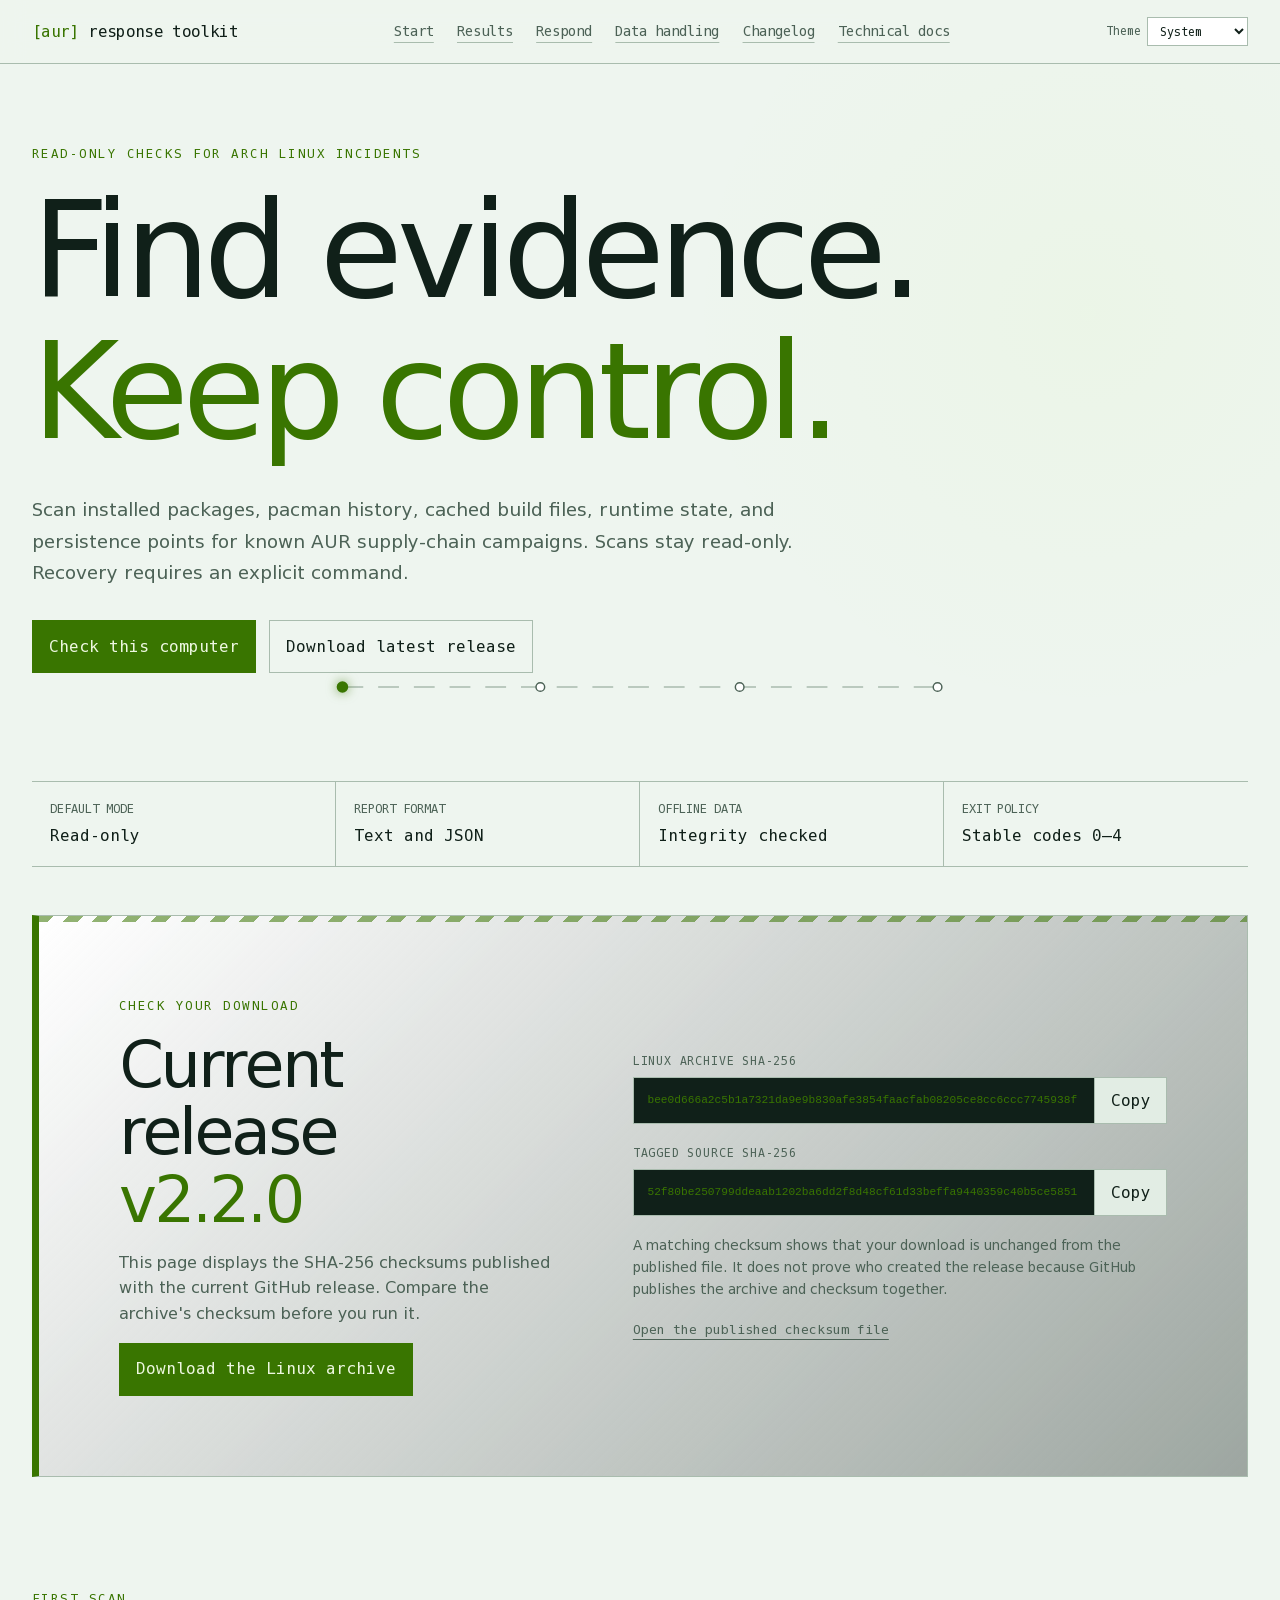
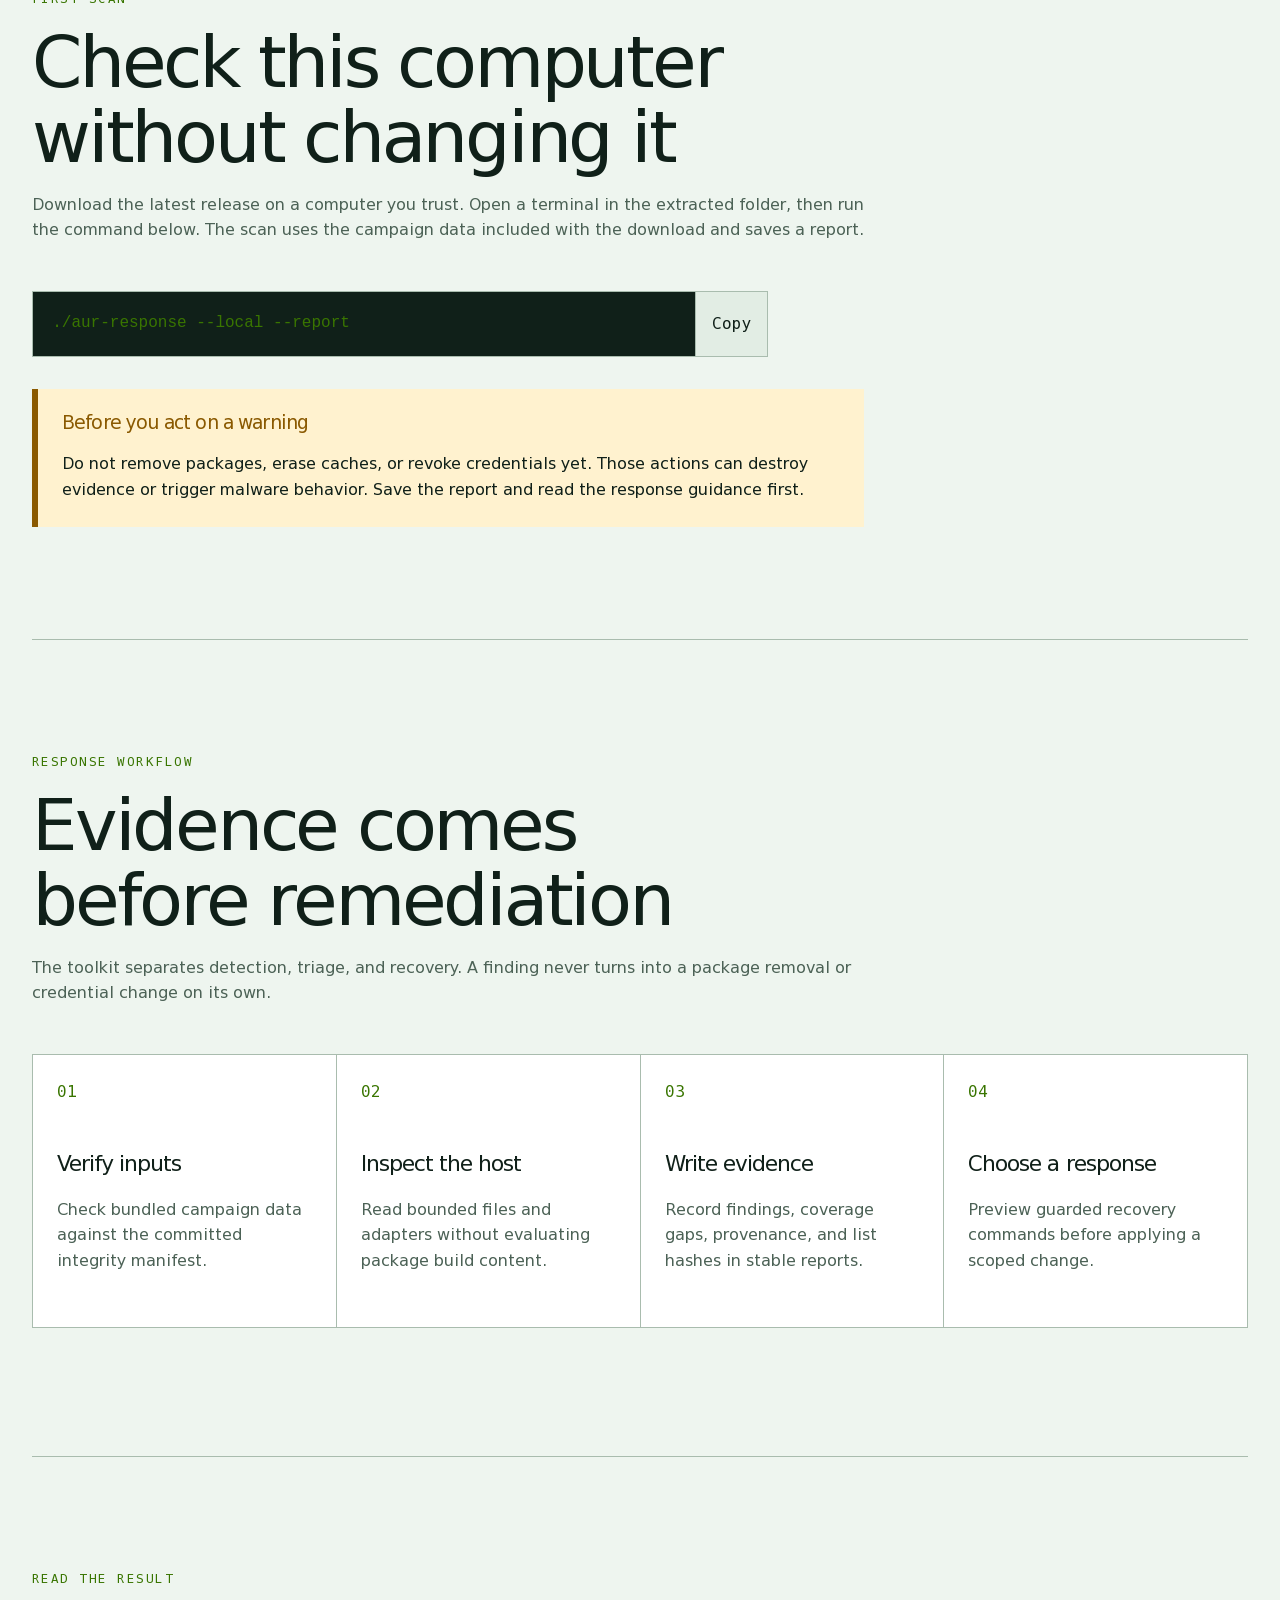
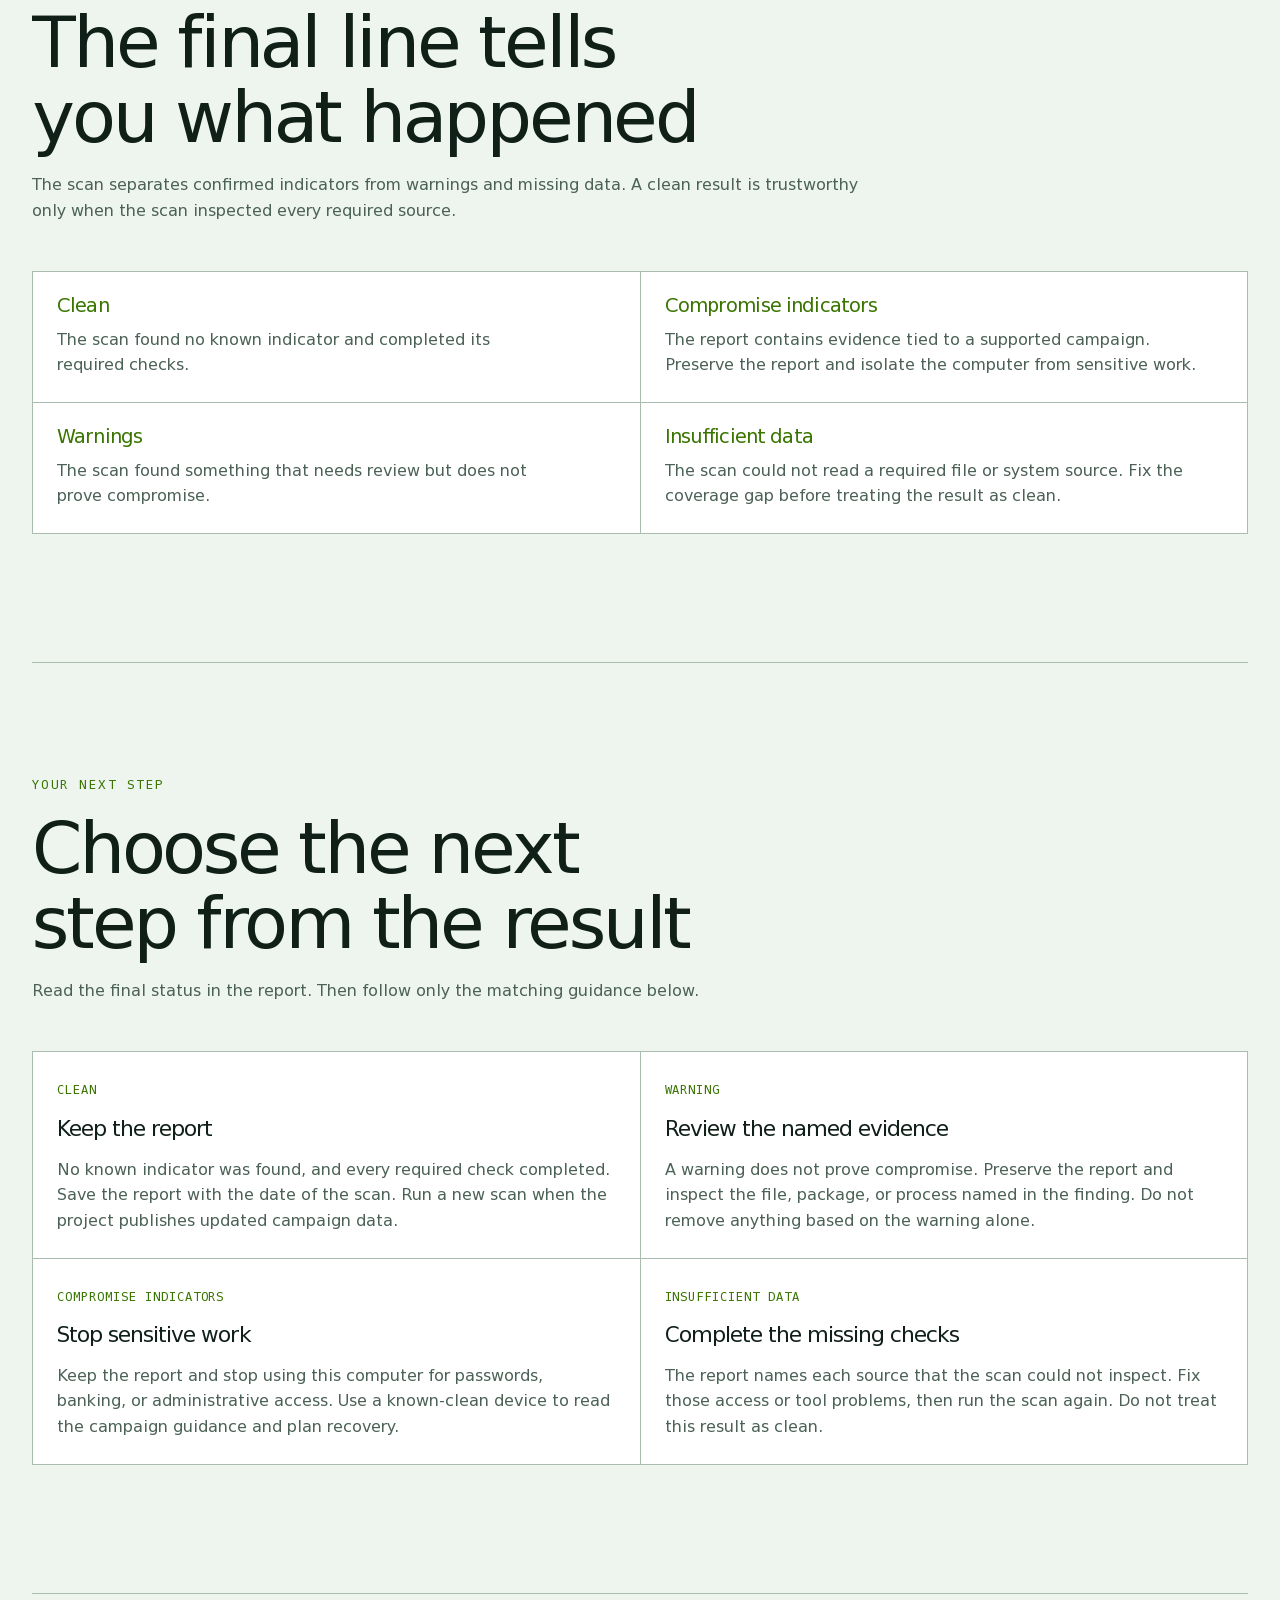
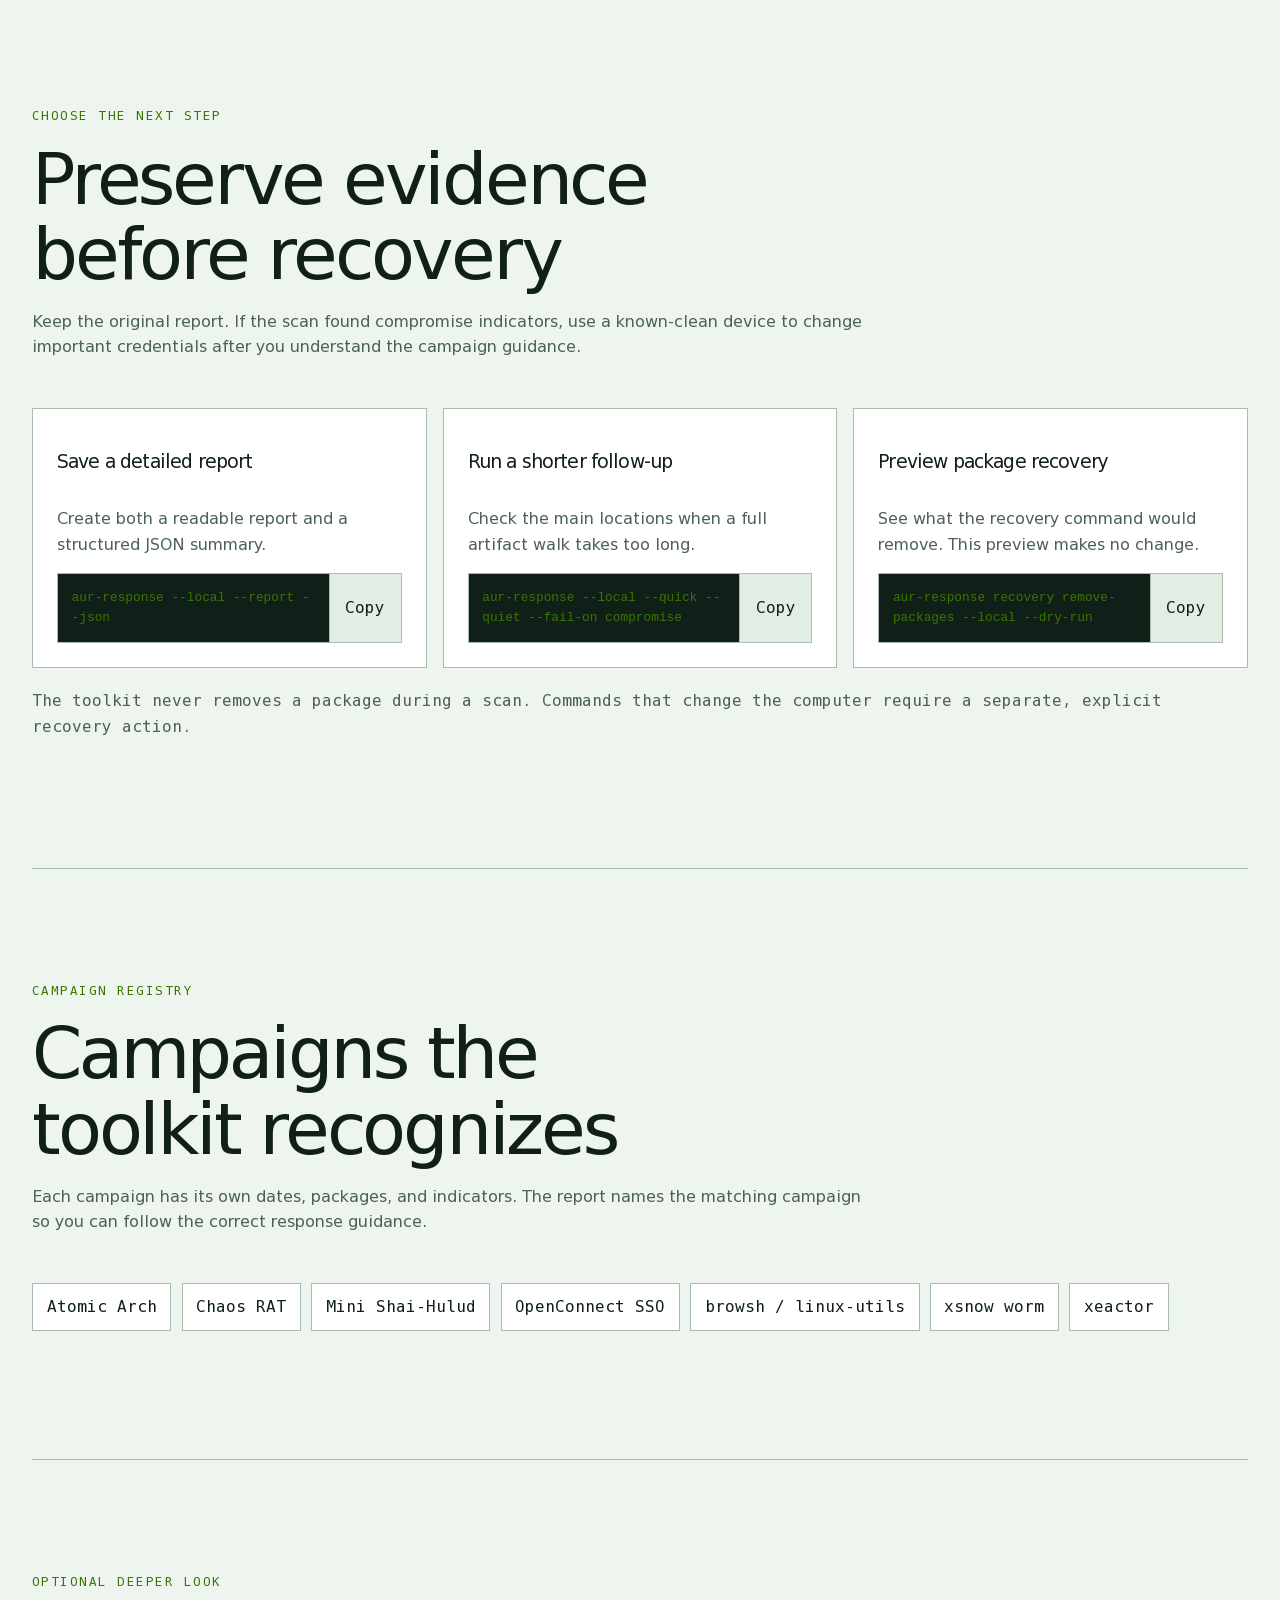
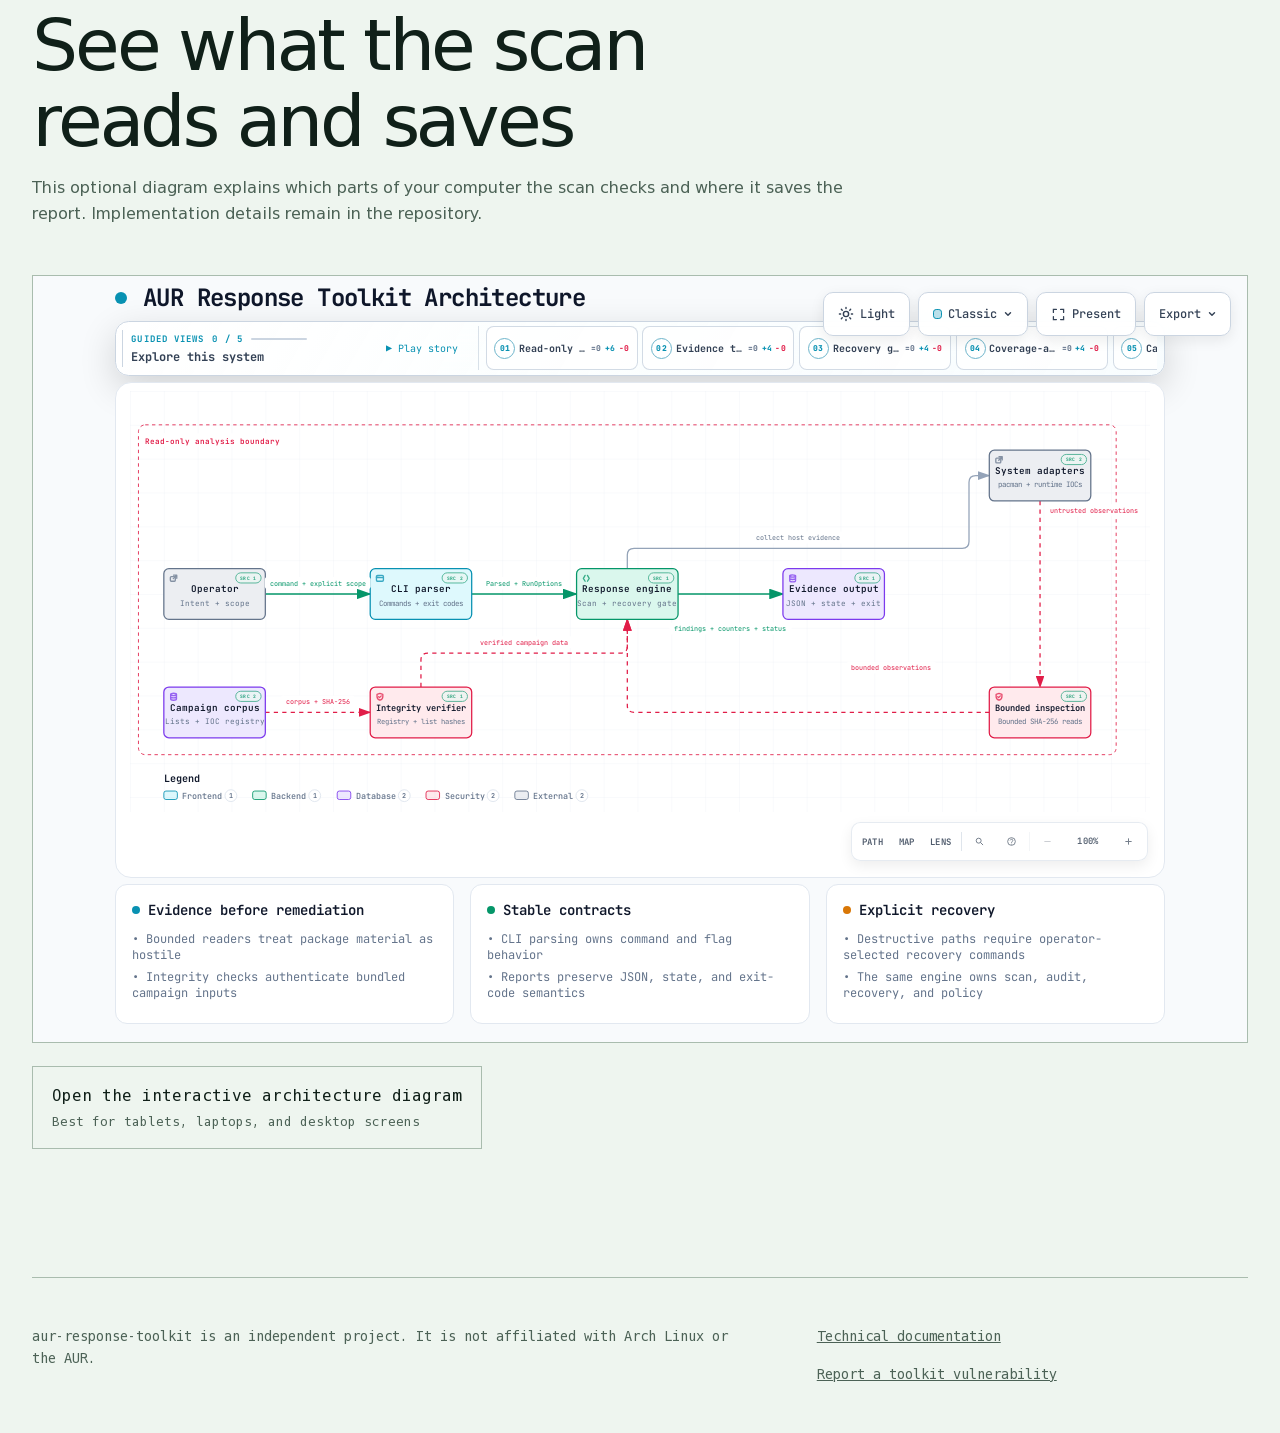
<file: index.html>
<!doctype html>
<html lang="en" data-color-mode-storage="aur-toolkit-site-color-mode">
  <head>
    <meta charset="utf-8">
    <meta name="viewport" content="width=device-width, initial-scale=1">
    <meta name="description" content="Documentation for aur-response-toolkit, a native incident-response toolkit for Arch User Repository supply-chain campaigns.">
    <meta name="theme-color" content="#07140f">
    <link rel="canonical" href="https://bolens.github.io/aur-response-toolkit/">
    <meta property="og:type" content="website">
    <meta property="og:site_name" content="AUR Response Toolkit">
    <meta property="og:url" content="https://bolens.github.io/aur-response-toolkit/">
    <meta property="og:title" content="aur-response-toolkit">
    <meta property="og:description" content="Find evidence. Keep control. Read-only incident-response tools for known AUR supply-chain campaigns.">
    <meta property="og:image" content="https://bolens.github.io/aur-response-toolkit/og.png">
    <meta property="og:image:width" content="1200">
    <meta property="og:image:height" content="630">
    <meta property="og:image:alt" content="aur-response-toolkit. Find evidence. Keep control.">
    <meta name="twitter:card" content="summary_large_image">
    <meta name="twitter:title" content="aur-response-toolkit">
    <meta name="twitter:description" content="Find evidence. Keep control. Read-only incident-response tools for known AUR supply-chain campaigns.">
    <meta name="twitter:image" content="https://bolens.github.io/aur-response-toolkit/og.png">
    <meta name="twitter:image:alt" content="aur-response-toolkit. Find evidence. Keep control.">
    <title>aur-response-toolkit</title>
    <link rel="icon" href="favicon.ico" sizes="any">
    <link rel="icon" href="favicon.png" type="image/png">
    <link rel="apple-touch-icon" href="apple-touch-icon.png">
    <link rel="manifest" href="site.webmanifest">
    <script src="theme.js"></script>
    <link rel="stylesheet" href="styles.css">
    <link rel="stylesheet" href="theme-modes.css">
    <script src="app.js" defer></script>
  </head>
  <body>
    <a class="skip-link" href="#main">Skip to main content</a>
    <div class="sr-only" id="copy-status" role="status" aria-live="polite"></div>
    <header class="site-header">
      <a class="wordmark" href="#top" aria-label="aur-response-toolkit home">
        <span aria-hidden="true">[aur]</span> response toolkit
      </a>
      <nav class="desktop-nav" aria-label="Primary navigation">
        <a href="#start">Start</a>
        <a href="#results">Results</a>
        <a href="#respond">Respond</a>
        <a href="#architecture">Data handling</a>
        <a href="changelog/">Changelog</a>
        <a href="https://github.com/bolens/aur-response-toolkit">Technical docs</a>
      </nav>
      <details class="mobile-nav">
        <summary>Menu</summary>
        <nav aria-label="Mobile navigation">
          <a href="#start">Start</a>
          <a href="#results">Results</a>
          <a href="#respond">Respond</a>
          <a href="#architecture">Data handling</a>
          <a href="changelog/">Changelog</a>
        <a href="https://github.com/bolens/aur-response-toolkit">Technical docs</a>
        </nav>
      </details>
    </header>

    <main id="main">
      <section class="hero" id="top" aria-labelledby="hero-title">
        <div class="eyebrow hero-eyebrow">Read-only checks for Arch Linux incidents</div>
        <h1 id="hero-title">Find evidence.<br><span>Keep control.</span></h1>
        <p class="lede hero-lede">Scan installed packages, pacman history, cached build files, runtime state, and persistence points for known AUR supply-chain campaigns. Scans stay read-only. Recovery requires an explicit command.</p>
        <div class="actions hero-actions">
          <a class="button primary" href="#start">Check this computer</a>
          <a class="button secondary" href="https://github.com/bolens/aur-response-toolkit/releases/latest">Download latest release</a>
        </div>
        <svg class="evidence-signal" viewBox="0 0 860 72" aria-hidden="true">
          <path class="evidence-track" d="M18 36H842" pathLength="1"/>
          <g class="evidence-stops"><circle cx="18" cy="36" r="6"/><circle cx="292" cy="36" r="6"/><circle cx="568" cy="36" r="6"/><circle cx="842" cy="36" r="6"/></g>
          <circle class="evidence-pulse" cx="18" cy="36" r="8"/>
        </svg>
        <ul class="status-strip hero-status" aria-label="Project guarantees">
          <li><span>Default mode</span><strong>Read-only</strong></li>
          <li><span>Report format</span><strong>Text and JSON</strong></li>
          <li><span>Offline data</span><strong>Integrity checked</strong></li>
          <li><span>Exit policy</span><strong>Stable codes 0–4</strong></li>
        </ul>
      </section>

      <section class="release-panel" id="release" aria-labelledby="release-title" data-release-state="ready">
        <div class="release-heading">
          <p class="eyebrow">Check your download</p>
          <h2 id="release-title">Current release <span id="release-version">v2.2.0</span></h2>
          <p>This page displays the SHA-256 checksums published with the current GitHub release. Compare the archive's checksum before you run it.</p>
          <a class="button primary" id="release-download" href="https://github.com/bolens/aur-response-toolkit/releases/download/v2.2.0/aur-response-toolkit-2.2.0-linux-x86_64.tar.gz">Download the Linux archive</a>
        </div>
        <div class="release-checks" aria-live="polite">
          <div>
            <span>Linux archive SHA-256</span>
            <div class="code-row"><code id="native-checksum" tabindex="-1">bee0d666a2c5b1a7321da9e9b830afe3854faacfab08205ce8cc6ccc7745938f</code><button class="copy" type="button" aria-label="Copy Linux archive checksum">Copy</button></div>
          </div>
          <div>
            <span>Tagged source SHA-256</span>
            <div class="code-row"><code id="source-checksum" tabindex="-1">52f80be250799ddeaab1202ba6dd2f8d48cf61d33beffa9440359c40b5ce5851</code><button class="copy" type="button" aria-label="Copy tagged source checksum">Copy</button></div>
          </div>
          <p class="checksum-note">A matching checksum shows that your download is unchanged from the published file. It does not prove who created the release because GitHub publishes the archive and checksum together.</p>
          <a id="checksum-file" href="https://github.com/bolens/aur-response-toolkit/releases/download/v2.2.0/aur-response-toolkit-2.2.0-linux-x86_64.tar.gz.sha256">Open the published checksum file</a>
        </div>
      </section>

      <section class="section start" id="start" aria-labelledby="start-title">
        <div class="section-heading">
          <p class="eyebrow">First scan</p>
          <h2 id="start-title">Check this computer without changing it</h2>
          <p>Download the latest release on a computer you trust. Open a terminal in the extracted folder, then run the command below. The scan uses the campaign data included with the download and saves a report.</p>
        </div>
        <div class="single-command">
          <div class="code-row"><code tabindex="-1">./aur-response --local --report</code><button class="copy" type="button" aria-label="Copy the first scan command">Copy</button></div>
        </div>
        <aside class="warning" aria-labelledby="before-title">
          <h3 id="before-title">Before you act on a warning</h3>
          <p>Do not remove packages, erase caches, or revoke credentials yet. Those actions can destroy evidence or trigger malware behavior. Save the report and read the response guidance first.</p>
        </aside>
      </section>

      <section class="section" id="workflow" aria-labelledby="workflow-title">
        <div class="section-heading">
          <p class="eyebrow">Response workflow</p>
          <h2 id="workflow-title">Evidence comes before remediation</h2>
          <p>The toolkit separates detection, triage, and recovery. A finding never turns into a package removal or credential change on its own.</p>
        </div>
        <ol class="steps">
          <li><span>01</span><h3>Verify inputs</h3><p>Check bundled campaign data against the committed integrity manifest.</p></li>
          <li><span>02</span><h3>Inspect the host</h3><p>Read bounded files and adapters without evaluating package build content.</p></li>
          <li><span>03</span><h3>Write evidence</h3><p>Record findings, coverage gaps, provenance, and list hashes in stable reports.</p></li>
          <li><span>04</span><h3>Choose a response</h3><p>Preview guarded recovery commands before applying a scoped change.</p></li>
        </ol>
      </section>

      <section class="section results" id="results" aria-labelledby="results-title">
        <div class="section-heading">
          <p class="eyebrow">Read the result</p>
          <h2 id="results-title">The final line tells you what happened</h2>
          <p>The scan separates confirmed indicators from warnings and missing data. A clean result is trustworthy only when the scan inspected every required source.</p>
        </div>
        <ul class="result-list">
          <li><h3>Clean</h3><p>The scan found no known indicator and completed its required checks.</p></li>
          <li><h3>Compromise indicators</h3><p>The report contains evidence tied to a supported campaign. Preserve the report and isolate the computer from sensitive work.</p></li>
          <li><h3>Warnings</h3><p>The scan found something that needs review but does not prove compromise.</p></li>
          <li><h3>Insufficient data</h3><p>The scan could not read a required file or system source. Fix the coverage gap before treating the result as clean.</p></li>
        </ul>
      </section>

      <section class="section decision" id="next-step" aria-labelledby="next-step-title">
        <div class="section-heading">
          <p class="eyebrow">Your next step</p>
          <h2 id="next-step-title">Choose the next step from the result</h2>
          <p>Read the final status in the report. Then follow only the matching guidance below.</p>
        </div>
        <ol class="decision-list">
          <li>
            <span>Clean</span>
            <h3>Keep the report</h3>
            <p>No known indicator was found, and every required check completed. Save the report with the date of the scan. Run a new scan when the project publishes updated campaign data.</p>
          </li>
          <li>
            <span>Warning</span>
            <h3>Review the named evidence</h3>
            <p>A warning does not prove compromise. Preserve the report and inspect the file, package, or process named in the finding. Do not remove anything based on the warning alone.</p>
          </li>
          <li>
            <span>Compromise indicators</span>
            <h3>Stop sensitive work</h3>
            <p>Keep the report and stop using this computer for passwords, banking, or administrative access. Use a known-clean device to read the campaign guidance and plan recovery.</p>
          </li>
          <li>
            <span>Insufficient data</span>
            <h3>Complete the missing checks</h3>
            <p>The report names each source that the scan could not inspect. Fix those access or tool problems, then run the scan again. Do not treat this result as clean.</p>
          </li>
        </ol>
      </section>

      <section class="section command-section" id="respond" aria-labelledby="commands-title">
        <div class="section-heading">
          <p class="eyebrow">Choose the next step</p>
          <h2 id="commands-title">Preserve evidence before recovery</h2>
          <p>Keep the original report. If the scan found compromise indicators, use a known-clean device to change important credentials after you understand the campaign guidance.</p>
        </div>
        <div class="command-grid">
          <article>
            <h3>Save a detailed report</h3>
            <p>Create both a readable report and a structured JSON summary.</p>
            <div class="code-row"><code tabindex="-1">aur-response --local --report --json</code><button class="copy" type="button" aria-label="Copy offline host scan command">Copy</button></div>
          </article>
          <article>
            <h3>Run a shorter follow-up</h3>
            <p>Check the main locations when a full artifact walk takes too long.</p>
            <div class="code-row"><code tabindex="-1">aur-response --local --quick --quiet --fail-on compromise</code><button class="copy" type="button" aria-label="Copy automated check command">Copy</button></div>
          </article>
          <article>
            <h3>Preview package recovery</h3>
            <p>See what the recovery command would remove. This preview makes no change.</p>
            <div class="code-row"><code tabindex="-1">aur-response recovery remove-packages --local --dry-run</code><button class="copy" type="button" aria-label="Copy recovery preview command">Copy</button></div>
          </article>
        </div>
        <p class="note">The toolkit never removes a package during a scan. Commands that change the computer require a separate, explicit recovery action.</p>
      </section>

      <section class="section campaigns" aria-labelledby="campaigns-title">
        <div class="section-heading">
          <p class="eyebrow">Campaign registry</p>
          <h2 id="campaigns-title">Campaigns the toolkit recognizes</h2>
          <p>Each campaign has its own dates, packages, and indicators. The report names the matching campaign so you can follow the correct response guidance.</p>
        </div>
        <ul class="tag-list" aria-label="Supported campaigns">
          <li>Atomic Arch</li><li>Chaos RAT</li><li>Mini Shai-Hulud</li><li>OpenConnect SSO</li><li>browsh / linux-utils</li><li>xsnow worm</li><li>xeactor</li>
        </ul>
      </section>

      <section class="section architecture" id="architecture" aria-labelledby="architecture-title">
        <div class="section-heading">
          <p class="eyebrow">Optional deeper look</p>
          <h2 id="architecture-title">See what the scan reads and saves</h2>
          <p>This optional diagram explains which parts of your computer the scan checks and where it saves the report. Implementation details remain in the repository.</p>
        </div>
        <iframe src="architecture.html" title="Interactive architecture diagram for aur-response-toolkit" loading="lazy"></iframe>
        <p class="diagram-link"><a href="architecture.html"><strong>Open the interactive architecture diagram</strong><span>Best for tablets, laptops, and desktop screens</span></a></p>
      </section>
    </main>

    <footer>
      <p>aur-response-toolkit is an independent project. It is not affiliated with Arch Linux or the AUR.</p>
      <div class="footer-links"><a href="https://github.com/bolens/aur-response-toolkit">Technical documentation</a><a href="https://github.com/bolens/aur-response-toolkit/blob/main/SECURITY.md">Report a toolkit vulnerability</a></div>
    </footer>
  </body>
</html>
</file>
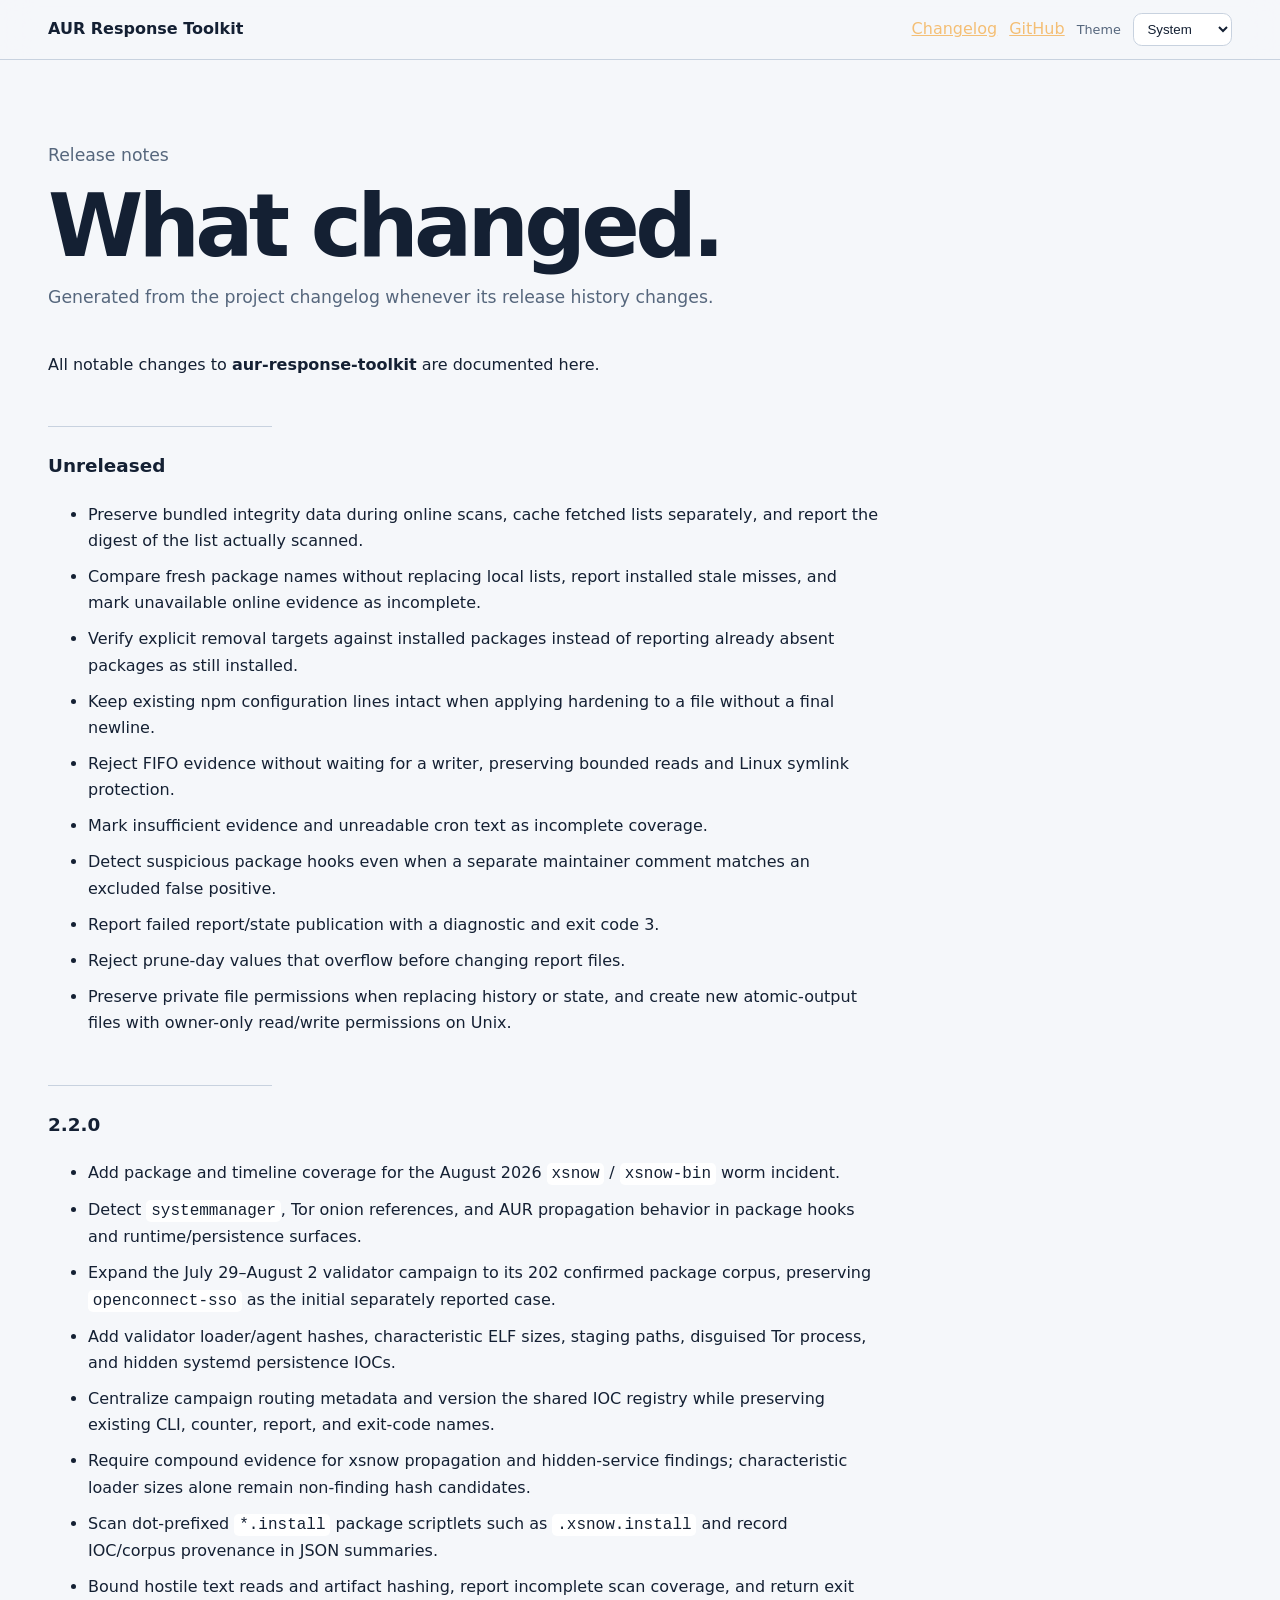
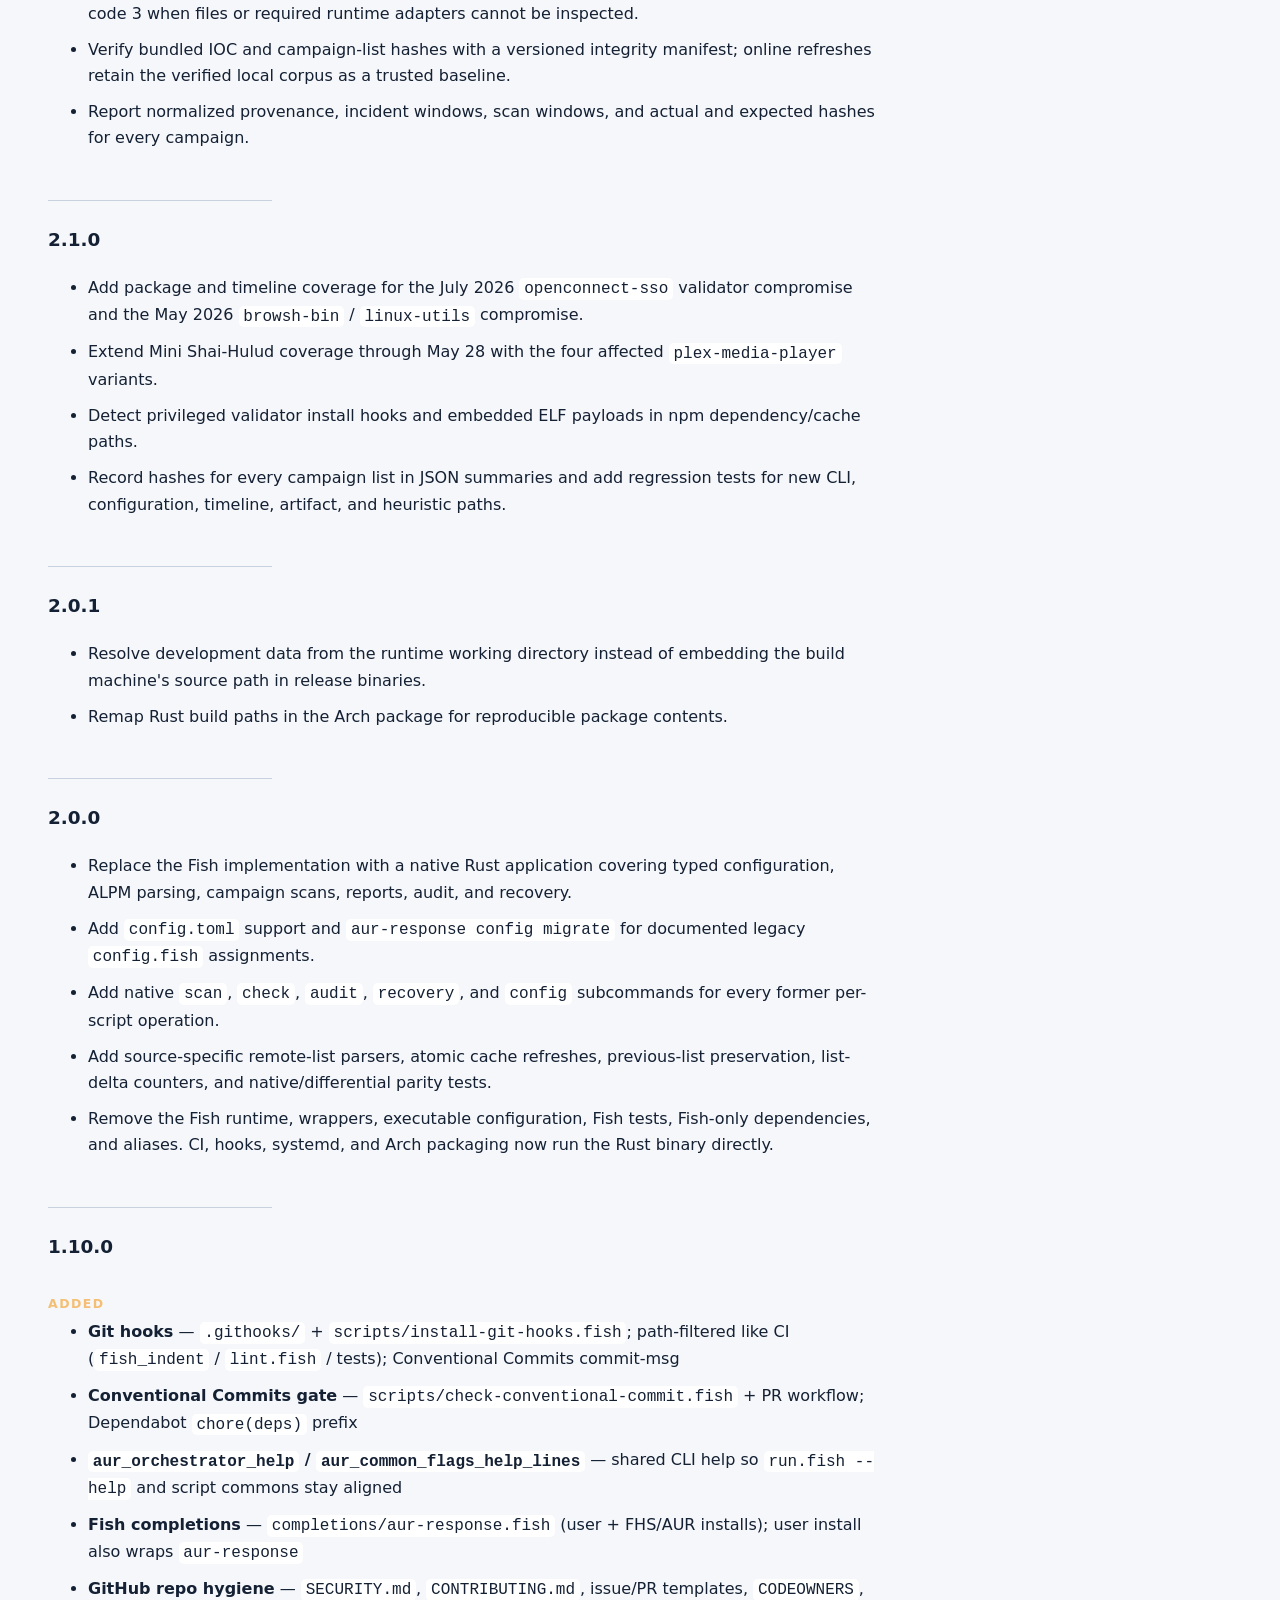
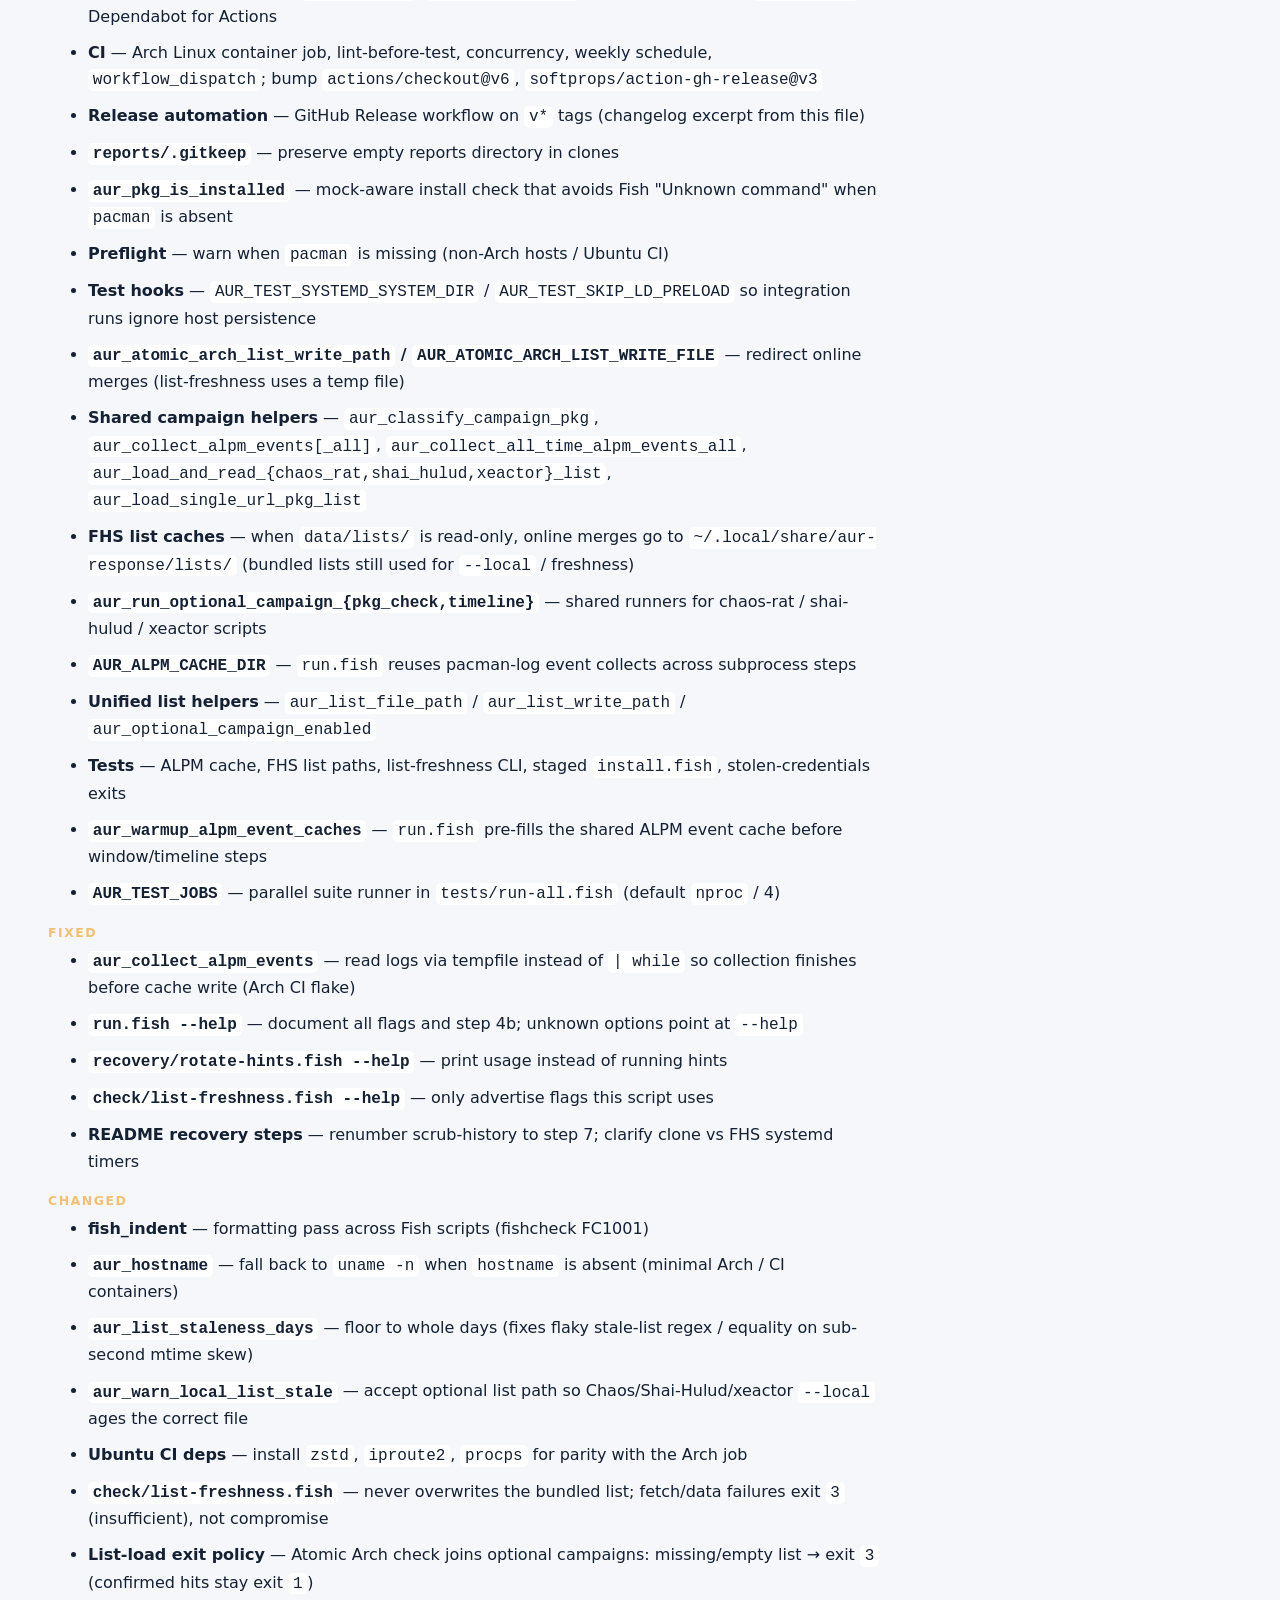
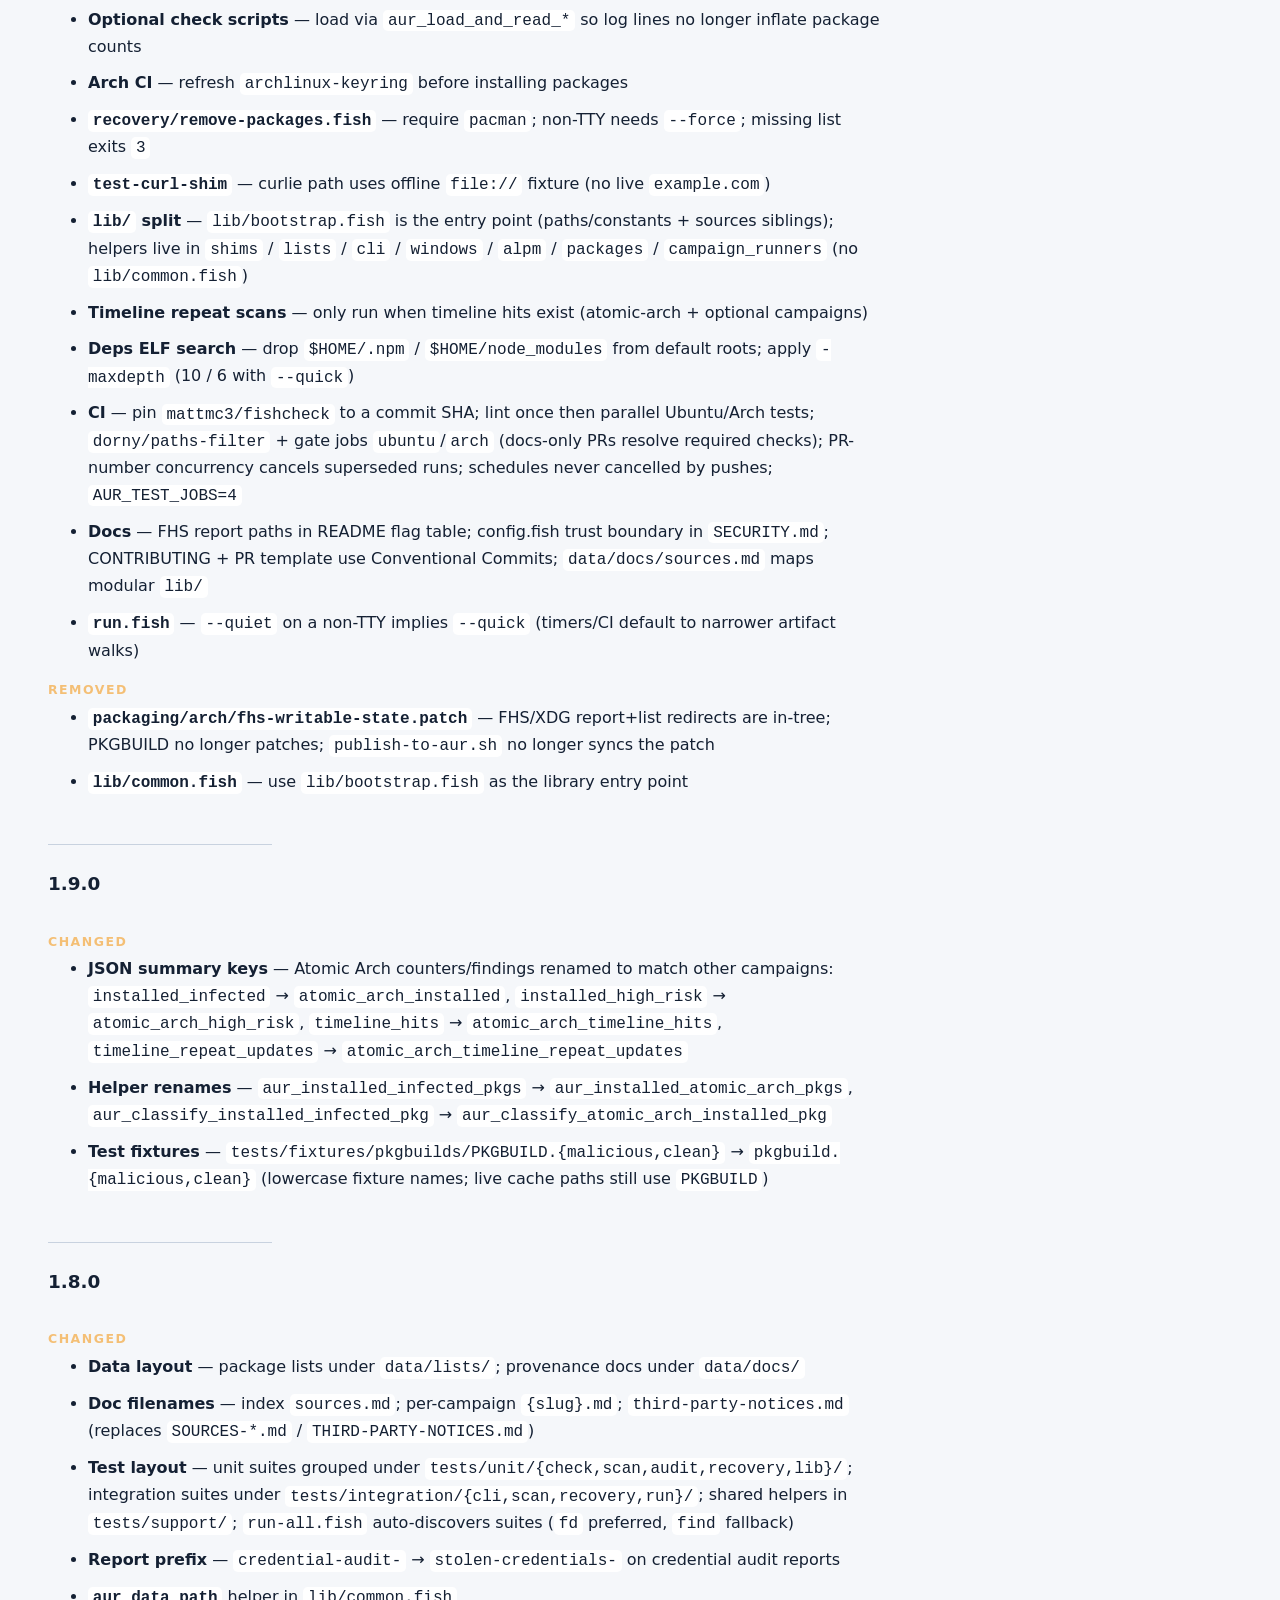
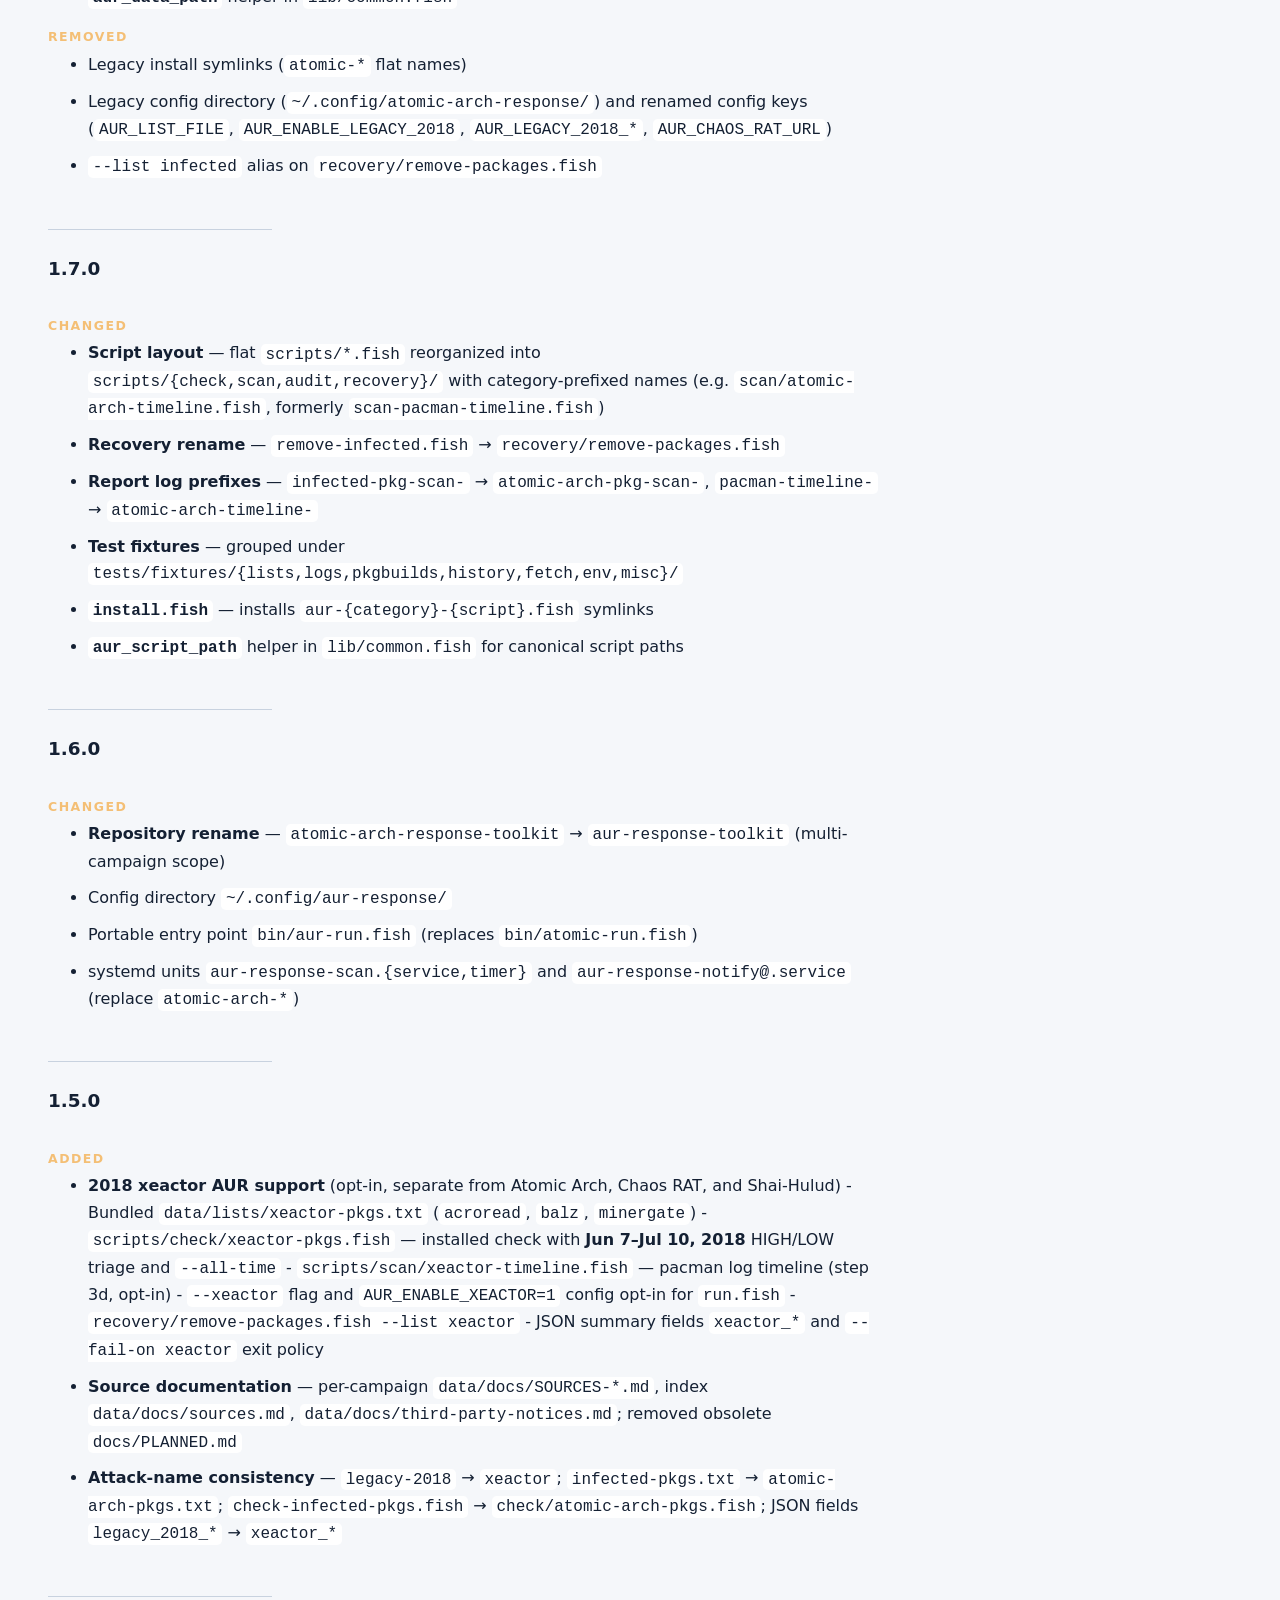
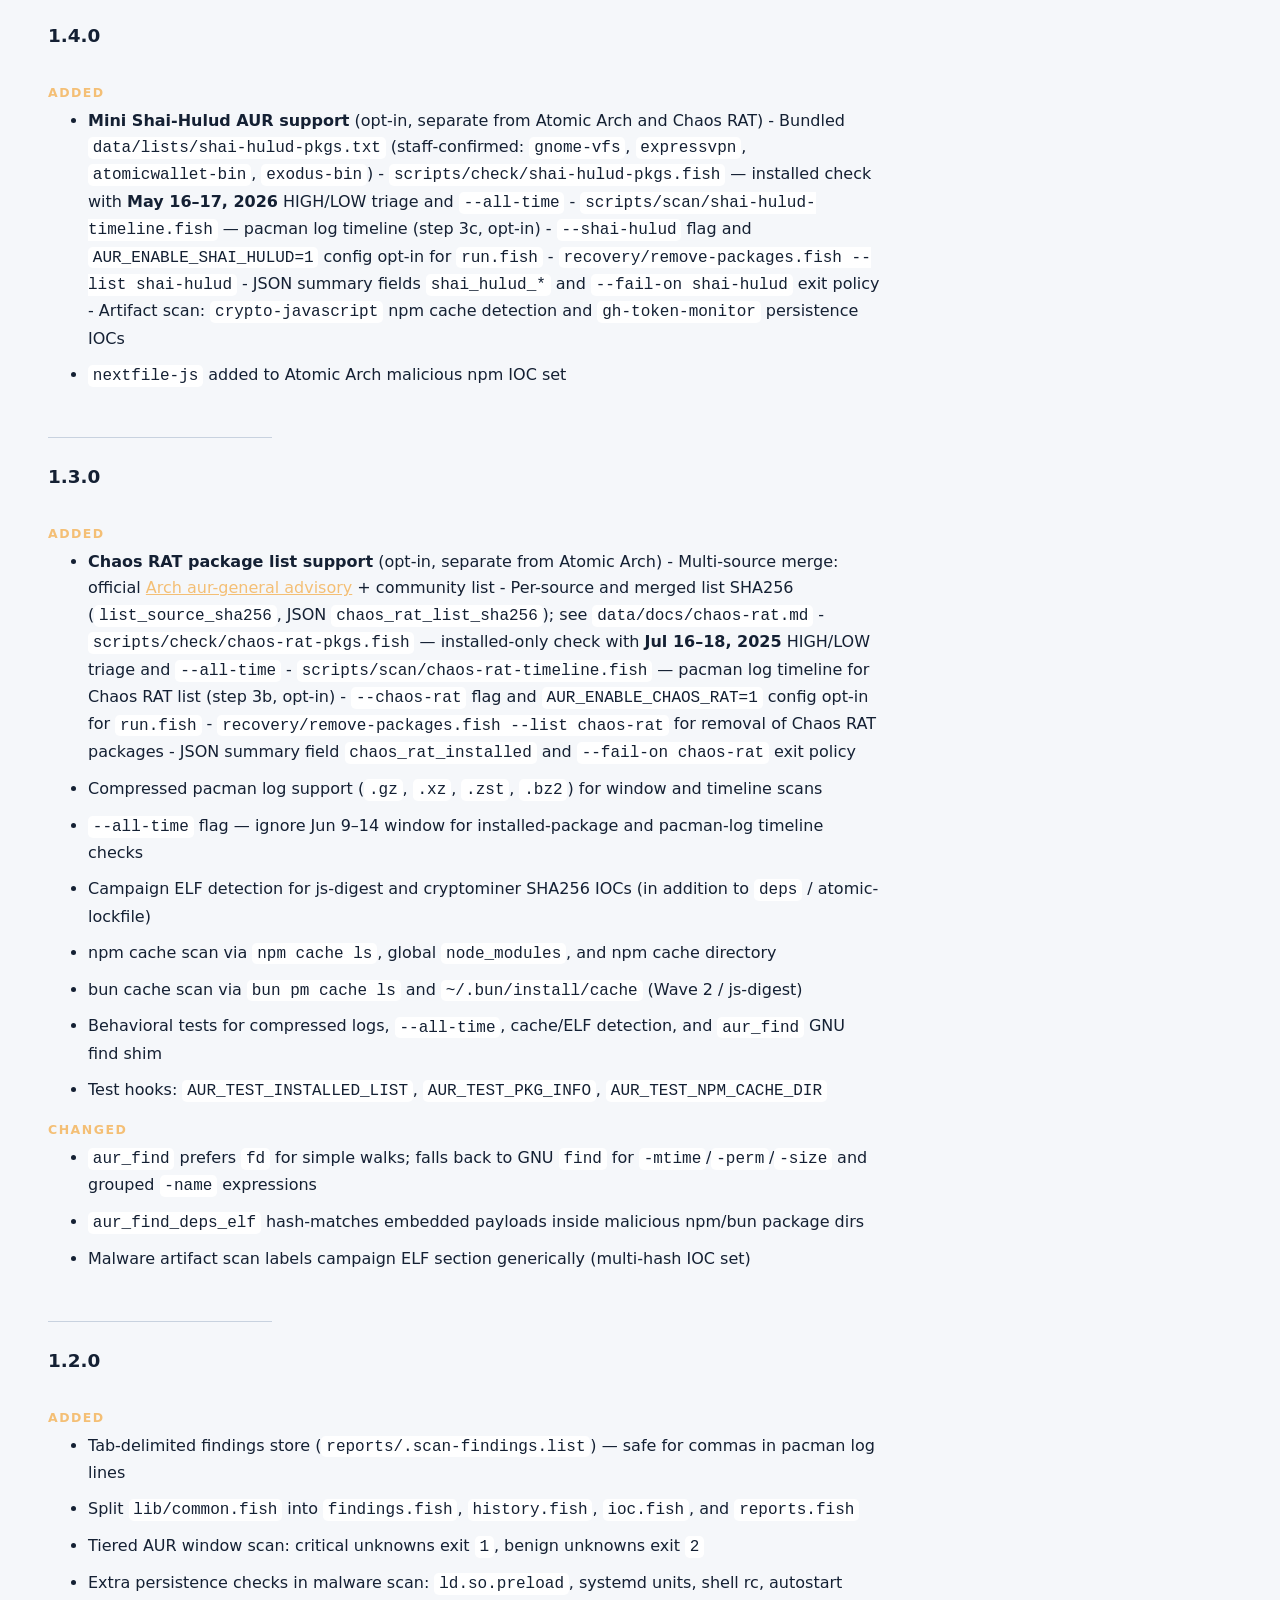
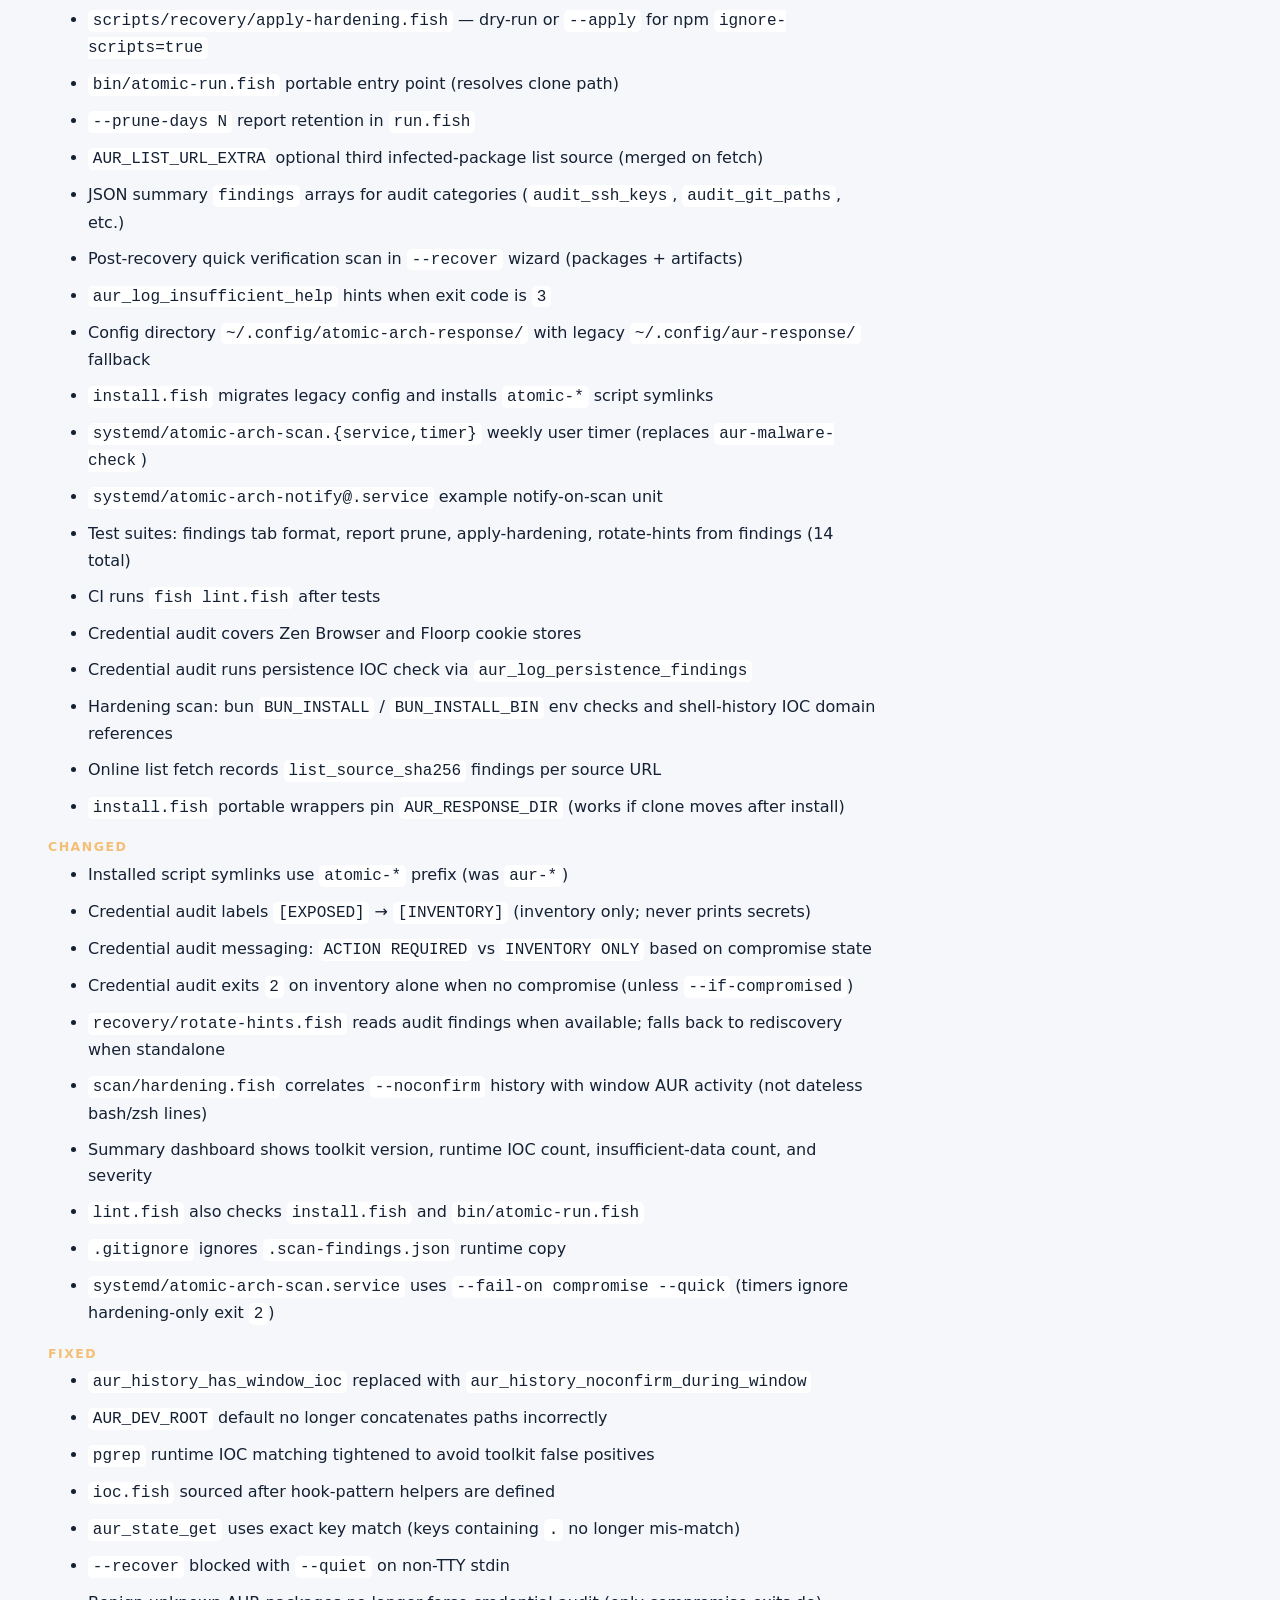
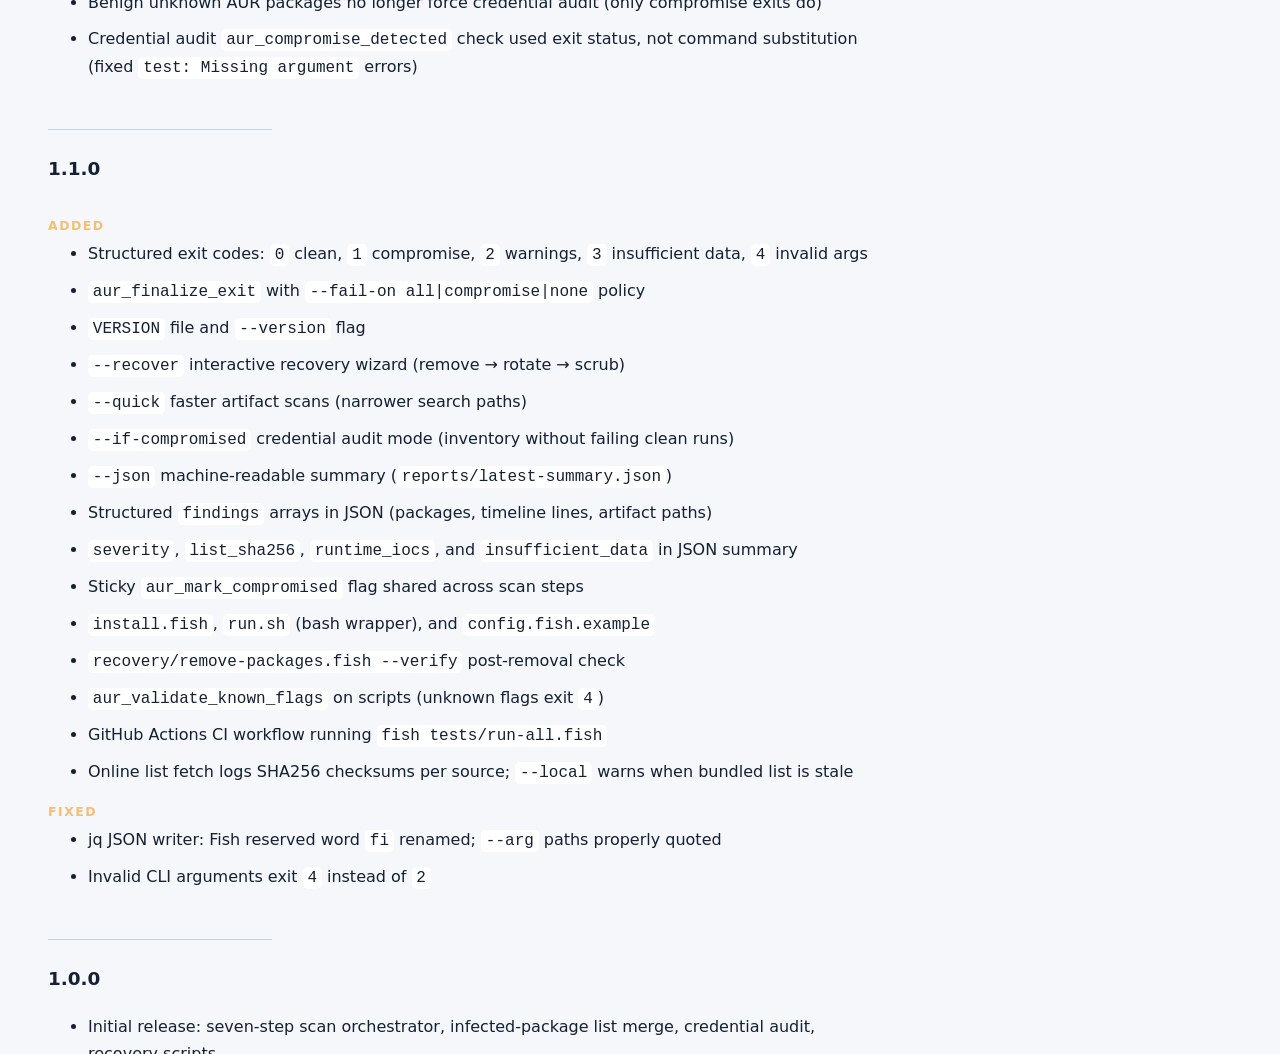
<file: changelog/index.html>
<!doctype html><html lang="en" data-changelog-mode="system" data-color-mode-storage="aur-response-toolkit-changelog-mode"><head><meta charset="utf-8"><meta name="viewport" content="width=device-width,initial-scale=1"><meta name="color-scheme" content="dark light"><meta name="theme-color" content="#09111d"><title>Changelog · AUR Response Toolkit</title><meta name="description" content="Release history for AUR Response Toolkit."><link rel="canonical" href="https://bolens.github.io/aur-response-toolkit/changelog/"><meta property="og:type" content="website"><meta property="og:title" content="Changelog · AUR Response Toolkit"><meta property="og:description" content="Release history for AUR Response Toolkit."><meta property="og:url" content="https://bolens.github.io/aur-response-toolkit/changelog/"><meta property="og:site_name" content="AUR Response Toolkit"><meta property="og:image" content="https://bolens.github.io/aur-response-toolkit/og.png"><meta property="og:image:width" content="1200"><meta property="og:image:height" content="630"><meta property="og:image:alt" content="AUR Response Toolkit release history"><meta name="twitter:card" content="summary_large_image"><meta name="twitter:title" content="Changelog · AUR Response Toolkit"><meta name="twitter:description" content="Release history for AUR Response Toolkit."><meta name="twitter:image" content="https://bolens.github.io/aur-response-toolkit/og.png"><meta name="twitter:image:alt" content="AUR Response Toolkit release history"><link rel="icon" href="../favicon.png"><script>(()=>{const r=document.documentElement,k='aur-response-toolkit-changelog-mode',q=s=>typeof matchMedia==='function'?matchMedia(s):{matches:false},l=q('(prefers-color-scheme: light)'),d=q('(prefers-color-scheme: dark)');let m;try{m=localStorage.getItem(k)}catch{}if(!['system','time','light','dark'].includes(m))m='system';const x=()=>m==='time'?(new Date().getHours()>=7&&new Date().getHours()<19?'light':'dark'):m==='light'||m==='dark'?m:l.matches?'light':d.matches?'dark':'dark';const apply=()=>{r.dataset.changelogMode=m;r.dataset.changelogScheme=x()};apply();addEventListener('DOMContentLoaded',()=>{const s=document.querySelector('[data-mode]');s.value=m;s.addEventListener('change',()=>{m=s.value;try{localStorage.setItem(k,m)}catch{}apply()})});l.addEventListener?.('change',apply);d.addEventListener?.('change',apply);setInterval(()=>{if(m==='time')apply()},60000)})()</script><style>
:root{--accent:#f4bf75;--bg:#09111d;--panel:#111d2d;--ink:#edf5ff;--muted:#9fb0c5;--line:#2a3c53;color-scheme:dark}[data-changelog-scheme=light]{--bg:#f5f7fa;--panel:#fff;--ink:#142033;--muted:#56677d;--line:#c8d2df;color-scheme:light}*{box-sizing:border-box}body{margin:0;background:var(--bg);color:var(--ink);font:16px/1.65 ui-sans-serif,system-ui,sans-serif}a{color:var(--accent)}header{position:sticky;top:0;z-index:2;display:flex;align-items:center;justify-content:space-between;gap:1rem;padding:.8rem max(1rem,calc((100vw - 74rem)/2));border-bottom:1px solid var(--line);background:color-mix(in srgb,var(--bg) 90%,transparent);backdrop-filter:blur(16px)}header>a{font-weight:800;text-decoration:none;color:var(--ink)}nav,label{display:flex;align-items:center;gap:.75rem}label{color:var(--muted);font-size:.8rem}select{max-width:9rem;padding:.45rem .6rem;border:1px solid var(--line);border-radius:.55rem;background:var(--panel);color:var(--ink)}main{width:min(74rem,calc(100% - 2rem));margin:auto;padding:clamp(2rem,6vw,5rem) 0}.intro{max-width:46rem;margin-bottom:2.5rem}h1{font-size:clamp(2.4rem,7vw,5.4rem);line-height:.95;letter-spacing:-.055em;margin:.2rem 0 1rem}.intro p{color:var(--muted);font-size:1.08rem}h2{display:inline-block;min-width:14rem;margin:2rem 2rem 1rem 0;padding-top:1.5rem;border-top:1px solid var(--line);font-size:1.15rem}h3{margin:1rem 0 .25rem;color:var(--accent);font-size:.78rem;text-transform:uppercase;letter-spacing:.12em}p,ul{max-width:52rem;overflow-wrap:anywhere;margin:.25rem 0 1rem}li+li{margin-top:.6rem}code{padding:.12rem .3rem;border-radius:.3rem;background:var(--panel)}footer{padding:2rem;text-align:center;color:var(--muted);border-top:1px solid var(--line)}@media(max-width:700px){header{align-items:flex-start;flex-wrap:wrap}nav{flex-wrap:wrap}label span{position:absolute;width:1px;height:1px;overflow:hidden}}
</style></head><body><header><a href="../">AUR Response Toolkit</a><nav><a aria-current="page" href="./">Changelog</a><a href="https://github.com/bolens/aur-response-toolkit">GitHub</a><label><span>Theme</span><select data-mode aria-label="Color theme"><option value="system">System</option><option value="time">Day cycle</option><option value="light">Light</option><option value="dark">Dark</option></select></label></nav></header><main><div class="intro"><p>Release notes</p><h1>What changed.</h1><p>Generated from the project changelog whenever its release history changes.</p></div><p>All notable changes to <strong>aur-response-toolkit</strong> are documented here.</p>
<h2 id="unreleased">Unreleased</h2>
<ul>
<li>Preserve bundled integrity data during online scans, cache fetched lists separately, and report the digest of the list actually scanned.</li>
<li>Compare fresh package names without replacing local lists, report installed stale misses, and mark unavailable online evidence as incomplete.</li>
<li>Verify explicit removal targets against installed packages instead of reporting already absent packages as still installed.</li>
<li>Keep existing npm configuration lines intact when applying hardening to a file without a final newline.</li>
<li>Reject FIFO evidence without waiting for a writer, preserving bounded reads and Linux symlink protection.</li>
<li>Mark insufficient evidence and unreadable cron text as incomplete coverage.</li>
<li>Detect suspicious package hooks even when a separate maintainer comment matches an excluded false positive.</li>
<li>Report failed report/state publication with a diagnostic and exit code 3.</li>
<li>Reject prune-day values that overflow before changing report files.</li>
<li>Preserve private file permissions when replacing history or state, and create new atomic-output files with owner-only read/write permissions on Unix.</li>
</ul>
<h2 id="2-2-0">2.2.0</h2>
<ul>
<li>Add package and timeline coverage for the August 2026 <code>xsnow</code> / <code>xsnow-bin</code> worm incident.</li>
<li>Detect <code>systemmanager</code>, Tor onion references, and AUR propagation behavior in package hooks and runtime/persistence surfaces.</li>
<li>Expand the July 29–August 2 validator campaign to its 202 confirmed package corpus, preserving <code>openconnect-sso</code> as the initial separately reported case.</li>
<li>Add validator loader/agent hashes, characteristic ELF sizes, staging paths, disguised Tor process, and hidden systemd persistence IOCs.</li>
<li>Centralize campaign routing metadata and version the shared IOC registry while preserving existing CLI, counter, report, and exit-code names.</li>
<li>Require compound evidence for xsnow propagation and hidden-service findings; characteristic loader sizes alone remain non-finding hash candidates.</li>
<li>Scan dot-prefixed <code>*.install</code> package scriptlets such as <code>.xsnow.install</code> and record IOC/corpus provenance in JSON summaries.</li>
<li>Bound hostile text reads and artifact hashing, report incomplete scan coverage, and return exit code 3 when files or required runtime adapters cannot be inspected.</li>
<li>Verify bundled IOC and campaign-list hashes with a versioned integrity manifest; online refreshes retain the verified local corpus as a trusted baseline.</li>
<li>Report normalized provenance, incident windows, scan windows, and actual and expected hashes for every campaign.</li>
</ul>
<h2 id="2-1-0">2.1.0</h2>
<ul>
<li>Add package and timeline coverage for the July 2026 <code>openconnect-sso</code> validator compromise and the May 2026 <code>browsh-bin</code> / <code>linux-utils</code> compromise.</li>
<li>Extend Mini Shai-Hulud coverage through May 28 with the four affected <code>plex-media-player</code> variants.</li>
<li>Detect privileged validator install hooks and embedded ELF payloads in npm dependency/cache paths.</li>
<li>Record hashes for every campaign list in JSON summaries and add regression tests for new CLI, configuration, timeline, artifact, and heuristic paths.</li>
</ul>
<h2 id="2-0-1">2.0.1</h2>
<ul>
<li>Resolve development data from the runtime working directory instead of embedding the build machine&#x27;s source path in release binaries.</li>
<li>Remap Rust build paths in the Arch package for reproducible package contents.</li>
</ul>
<h2 id="2-0-0">2.0.0</h2>
<ul>
<li>Replace the Fish implementation with a native Rust application covering typed configuration, ALPM parsing, campaign scans, reports, audit, and recovery.</li>
<li>Add <code>config.toml</code> support and <code>aur-response config migrate</code> for documented legacy <code>config.fish</code> assignments.</li>
<li>Add native <code>scan</code>, <code>check</code>, <code>audit</code>, <code>recovery</code>, and <code>config</code> subcommands for every former per-script operation.</li>
<li>Add source-specific remote-list parsers, atomic cache refreshes, previous-list preservation, list-delta counters, and native/differential parity tests.</li>
<li>Remove the Fish runtime, wrappers, executable configuration, Fish tests, Fish-only dependencies, and aliases. CI, hooks, systemd, and Arch packaging now run the Rust binary directly.</li>
</ul>
<h2 id="1-10-0">1.10.0</h2>
<h3>Added</h3>
<ul>
<li><strong>Git hooks</strong> — <code>.githooks/</code> + <code>scripts/install-git-hooks.fish</code>; path-filtered like CI (<code>fish_indent</code> / <code>lint.fish</code> / tests); Conventional Commits commit-msg</li>
<li><strong>Conventional Commits gate</strong> — <code>scripts/check-conventional-commit.fish</code> + PR workflow; Dependabot <code>chore(deps)</code> prefix</li>
<li><strong><code>aur_orchestrator_help</code> / <code>aur_common_flags_help_lines</code></strong> — shared CLI help so <code>run.fish --help</code> and script commons stay aligned</li>
<li><strong>Fish completions</strong> — <code>completions/aur-response.fish</code> (user + FHS/AUR installs); user install also wraps <code>aur-response</code></li>
<li><strong>GitHub repo hygiene</strong> — <code>SECURITY.md</code>, <code>CONTRIBUTING.md</code>, issue/PR templates, <code>CODEOWNERS</code>, Dependabot for Actions</li>
<li><strong>CI</strong> — Arch Linux container job, lint-before-test, concurrency, weekly schedule, <code>workflow_dispatch</code>; bump <code>actions/checkout@v6</code>, <code>softprops/action-gh-release@v3</code></li>
<li><strong>Release automation</strong> — GitHub Release workflow on <code>v*</code> tags (changelog excerpt from this file)</li>
<li><strong><code>reports/.gitkeep</code></strong> — preserve empty reports directory in clones</li>
<li><strong><code>aur_pkg_is_installed</code></strong> — mock-aware install check that avoids Fish &quot;Unknown command&quot; when <code>pacman</code> is absent</li>
<li><strong>Preflight</strong> — warn when <code>pacman</code> is missing (non-Arch hosts / Ubuntu CI)</li>
<li><strong>Test hooks</strong> — <code>AUR_TEST_SYSTEMD_SYSTEM_DIR</code> / <code>AUR_TEST_SKIP_LD_PRELOAD</code> so integration runs ignore host persistence</li>
<li><strong><code>aur_atomic_arch_list_write_path</code> / <code>AUR_ATOMIC_ARCH_LIST_WRITE_FILE</code></strong> — redirect online merges (list-freshness uses a temp file)</li>
<li><strong>Shared campaign helpers</strong> — <code>aur_classify_campaign_pkg</code>, <code>aur_collect_alpm_events[_all]</code>, <code>aur_collect_all_time_alpm_events_all</code>, <code>aur_load_and_read_{chaos_rat,shai_hulud,xeactor}_list</code>, <code>aur_load_single_url_pkg_list</code></li>
<li><strong>FHS list caches</strong> — when <code>data/lists/</code> is read-only, online merges go to <code>~/.local/share/aur-response/lists/</code> (bundled lists still used for <code>--local</code> / freshness)</li>
<li><strong><code>aur_run_optional_campaign_{pkg_check,timeline}</code></strong> — shared runners for chaos-rat / shai-hulud / xeactor scripts</li>
<li><strong><code>AUR_ALPM_CACHE_DIR</code></strong> — <code>run.fish</code> reuses pacman-log event collects across subprocess steps</li>
<li><strong>Unified list helpers</strong> — <code>aur_list_file_path</code> / <code>aur_list_write_path</code> / <code>aur_optional_campaign_enabled</code></li>
<li><strong>Tests</strong> — ALPM cache, FHS list paths, list-freshness CLI, staged <code>install.fish</code>, stolen-credentials exits</li>
<li><strong><code>aur_warmup_alpm_event_caches</code></strong> — <code>run.fish</code> pre-fills the shared ALPM event cache before window/timeline steps</li>
<li><strong><code>AUR_TEST_JOBS</code></strong> — parallel suite runner in <code>tests/run-all.fish</code> (default <code>nproc</code> / 4)</li>
</ul>
<h3>Fixed</h3>
<ul>
<li><strong><code>aur_collect_alpm_events</code></strong> — read logs via tempfile instead of <code>| while</code> so collection finishes before cache write (Arch CI flake)</li>
<li><strong><code>run.fish --help</code></strong> — document all flags and step 4b; unknown options point at <code>--help</code></li>
<li><strong><code>recovery/rotate-hints.fish --help</code></strong> — print usage instead of running hints</li>
<li><strong><code>check/list-freshness.fish --help</code></strong> — only advertise flags this script uses</li>
<li><strong>README recovery steps</strong> — renumber scrub-history to step 7; clarify clone vs FHS systemd timers</li>
</ul>
<h3>Changed</h3>
<ul>
<li><strong>fish_indent</strong> — formatting pass across Fish scripts (fishcheck FC1001)</li>
<li><strong><code>aur_hostname</code></strong> — fall back to <code>uname -n</code> when <code>hostname</code> is absent (minimal Arch / CI containers)</li>
<li><strong><code>aur_list_staleness_days</code></strong> — floor to whole days (fixes flaky stale-list regex / equality on sub-second mtime skew)</li>
<li><strong><code>aur_warn_local_list_stale</code></strong> — accept optional list path so Chaos/Shai-Hulud/xeactor <code>--local</code> ages the correct file</li>
<li><strong>Ubuntu CI deps</strong> — install <code>zstd</code>, <code>iproute2</code>, <code>procps</code> for parity with the Arch job</li>
<li><strong><code>check/list-freshness.fish</code></strong> — never overwrites the bundled list; fetch/data failures exit <code>3</code> (insufficient), not compromise</li>
<li><strong>List-load exit policy</strong> — Atomic Arch check joins optional campaigns: missing/empty list → exit <code>3</code> (confirmed hits stay exit <code>1</code>)</li>
<li><strong>Optional check scripts</strong> — load via <code>aur_load_and_read_*</code> so log lines no longer inflate package counts</li>
<li><strong>Arch CI</strong> — refresh <code>archlinux-keyring</code> before installing packages</li>
<li><strong><code>recovery/remove-packages.fish</code></strong> — require <code>pacman</code>; non-TTY needs <code>--force</code>; missing list exits <code>3</code></li>
<li><strong><code>test-curl-shim</code></strong> — curlie path uses offline <code>file://</code> fixture (no live <code>example.com</code>)</li>
<li><strong><code>lib/</code> split</strong> — <code>lib/bootstrap.fish</code> is the entry point (paths/constants + sources siblings); helpers live in <code>shims</code> / <code>lists</code> / <code>cli</code> / <code>windows</code> / <code>alpm</code> / <code>packages</code> / <code>campaign_runners</code> (no <code>lib/common.fish</code>)</li>
<li><strong>Timeline repeat scans</strong> — only run when timeline hits exist (atomic-arch + optional campaigns)</li>
<li><strong>Deps ELF search</strong> — drop <code>$HOME/.npm</code> / <code>$HOME/node_modules</code> from default roots; apply <code>-maxdepth</code> (10 / 6 with <code>--quick</code>)</li>
<li><strong>CI</strong> — pin <code>mattmc3/fishcheck</code> to a commit SHA; lint once then parallel Ubuntu/Arch tests; <code>dorny/paths-filter</code> + gate jobs <code>ubuntu</code>/<code>arch</code> (docs-only PRs resolve required checks); PR-number concurrency cancels superseded runs; schedules never cancelled by pushes; <code>AUR_TEST_JOBS=4</code></li>
<li><strong>Docs</strong> — FHS report paths in README flag table; config.fish trust boundary in <code>SECURITY.md</code>; CONTRIBUTING + PR template use Conventional Commits; <code>data/docs/sources.md</code> maps modular <code>lib/</code></li>
<li><strong><code>run.fish</code></strong> — <code>--quiet</code> on a non-TTY implies <code>--quick</code> (timers/CI default to narrower artifact walks)</li>
</ul>
<h3>Removed</h3>
<ul>
<li><strong><code>packaging/arch/fhs-writable-state.patch</code></strong> — FHS/XDG report+list redirects are in-tree; PKGBUILD no longer patches; <code>publish-to-aur.sh</code> no longer syncs the patch</li>
<li><strong><code>lib/common.fish</code></strong> — use <code>lib/bootstrap.fish</code> as the library entry point</li>
</ul>
<h2 id="1-9-0">1.9.0</h2>
<h3>Changed</h3>
<ul>
<li><strong>JSON summary keys</strong> — Atomic Arch counters/findings renamed to match other campaigns: <code>installed_infected</code> → <code>atomic_arch_installed</code>, <code>installed_high_risk</code> → <code>atomic_arch_high_risk</code>, <code>timeline_hits</code> → <code>atomic_arch_timeline_hits</code>, <code>timeline_repeat_updates</code> → <code>atomic_arch_timeline_repeat_updates</code></li>
<li><strong>Helper renames</strong> — <code>aur_installed_infected_pkgs</code> → <code>aur_installed_atomic_arch_pkgs</code>, <code>aur_classify_installed_infected_pkg</code> → <code>aur_classify_atomic_arch_installed_pkg</code></li>
<li><strong>Test fixtures</strong> — <code>tests/fixtures/pkgbuilds/PKGBUILD.{malicious,clean}</code> → <code>pkgbuild.{malicious,clean}</code> (lowercase fixture names; live cache paths still use <code>PKGBUILD</code>)</li>
</ul>
<h2 id="1-8-0">1.8.0</h2>
<h3>Changed</h3>
<ul>
<li><strong>Data layout</strong> — package lists under <code>data/lists/</code>; provenance docs under <code>data/docs/</code></li>
<li><strong>Doc filenames</strong> — index <code>sources.md</code>; per-campaign <code>{slug}.md</code>; <code>third-party-notices.md</code> (replaces <code>SOURCES-*.md</code> / <code>THIRD-PARTY-NOTICES.md</code>)</li>
<li><strong>Test layout</strong> — unit suites grouped under <code>tests/unit/{check,scan,audit,recovery,lib}/</code>; integration suites under <code>tests/integration/{cli,scan,recovery,run}/</code>; shared helpers in <code>tests/support/</code>; <code>run-all.fish</code> auto-discovers suites (<code>fd</code> preferred, <code>find</code> fallback)</li>
<li><strong>Report prefix</strong> — <code>credential-audit-</code> → <code>stolen-credentials-</code> on credential audit reports</li>
<li><strong><code>aur_data_path</code></strong> helper in <code>lib/common.fish</code></li>
</ul>
<h3>Removed</h3>
<ul>
<li>Legacy install symlinks (<code>atomic-*</code> flat names)</li>
<li>Legacy config directory (<code>~/.config/atomic-arch-response/</code>) and renamed config keys (<code>AUR_LIST_FILE</code>, <code>AUR_ENABLE_LEGACY_2018</code>, <code>AUR_LEGACY_2018_*</code>, <code>AUR_CHAOS_RAT_URL</code>)</li>
<li><code>--list infected</code> alias on <code>recovery/remove-packages.fish</code></li>
</ul>
<h2 id="1-7-0">1.7.0</h2>
<h3>Changed</h3>
<ul>
<li><strong>Script layout</strong> — flat <code>scripts/*.fish</code> reorganized into <code>scripts/{check,scan,audit,recovery}/</code> with category-prefixed names (e.g. <code>scan/atomic-arch-timeline.fish</code>, formerly <code>scan-pacman-timeline.fish</code>)</li>
<li><strong>Recovery rename</strong> — <code>remove-infected.fish</code> → <code>recovery/remove-packages.fish</code></li>
<li><strong>Report log prefixes</strong> — <code>infected-pkg-scan-</code> → <code>atomic-arch-pkg-scan-</code>, <code>pacman-timeline-</code> → <code>atomic-arch-timeline-</code></li>
<li><strong>Test fixtures</strong> — grouped under <code>tests/fixtures/{lists,logs,pkgbuilds,history,fetch,env,misc}/</code></li>
<li><strong><code>install.fish</code></strong> — installs <code>aur-{category}-{script}.fish</code> symlinks</li>
<li><strong><code>aur_script_path</code></strong> helper in <code>lib/common.fish</code> for canonical script paths</li>
</ul>
<h2 id="1-6-0">1.6.0</h2>
<h3>Changed</h3>
<ul>
<li><strong>Repository rename</strong> — <code>atomic-arch-response-toolkit</code> → <code>aur-response-toolkit</code> (multi-campaign scope)</li>
<li>Config directory <code>~/.config/aur-response/</code></li>
<li>Portable entry point <code>bin/aur-run.fish</code> (replaces <code>bin/atomic-run.fish</code>)</li>
<li>systemd units <code>aur-response-scan.{service,timer}</code> and <code>aur-response-notify@.service</code> (replace <code>atomic-arch-*</code>)</li>
</ul>
<h2 id="1-5-0">1.5.0</h2>
<h3>Added</h3>
<ul>
<li><strong>2018 xeactor AUR support</strong> (opt-in, separate from Atomic Arch, Chaos RAT, and Shai-Hulud) - Bundled <code>data/lists/xeactor-pkgs.txt</code> (<code>acroread</code>, <code>balz</code>, <code>minergate</code>) - <code>scripts/check/xeactor-pkgs.fish</code> — installed check with <strong>Jun 7–Jul 10, 2018</strong> HIGH/LOW triage and <code>--all-time</code> - <code>scripts/scan/xeactor-timeline.fish</code> — pacman log timeline (step 3d, opt-in) - <code>--xeactor</code> flag and <code>AUR_ENABLE_XEACTOR=1</code> config opt-in for <code>run.fish</code> - <code>recovery/remove-packages.fish --list xeactor</code> - JSON summary fields <code>xeactor_*</code> and <code>--fail-on xeactor</code> exit policy</li>
<li><strong>Source documentation</strong> — per-campaign <code>data/docs/SOURCES-*.md</code>, index <code>data/docs/sources.md</code>, <code>data/docs/third-party-notices.md</code>; removed obsolete <code>docs/PLANNED.md</code></li>
<li><strong>Attack-name consistency</strong> — <code>legacy-2018</code> → <code>xeactor</code>; <code>infected-pkgs.txt</code> → <code>atomic-arch-pkgs.txt</code>; <code>check-infected-pkgs.fish</code> → <code>check/atomic-arch-pkgs.fish</code>; JSON fields <code>legacy_2018_*</code> → <code>xeactor_*</code></li>
</ul>
<h2 id="1-4-0">1.4.0</h2>
<h3>Added</h3>
<ul>
<li><strong>Mini Shai-Hulud AUR support</strong> (opt-in, separate from Atomic Arch and Chaos RAT) - Bundled <code>data/lists/shai-hulud-pkgs.txt</code> (staff-confirmed: <code>gnome-vfs</code>, <code>expressvpn</code>, <code>atomicwallet-bin</code>, <code>exodus-bin</code>) - <code>scripts/check/shai-hulud-pkgs.fish</code> — installed check with <strong>May 16–17, 2026</strong> HIGH/LOW triage and <code>--all-time</code> - <code>scripts/scan/shai-hulud-timeline.fish</code> — pacman log timeline (step 3c, opt-in) - <code>--shai-hulud</code> flag and <code>AUR_ENABLE_SHAI_HULUD=1</code> config opt-in for <code>run.fish</code> - <code>recovery/remove-packages.fish --list shai-hulud</code> - JSON summary fields <code>shai_hulud_*</code> and <code>--fail-on shai-hulud</code> exit policy - Artifact scan: <code>crypto-javascript</code> npm cache detection and <code>gh-token-monitor</code> persistence IOCs</li>
<li><code>nextfile-js</code> added to Atomic Arch malicious npm IOC set</li>
</ul>
<h2 id="1-3-0">1.3.0</h2>
<h3>Added</h3>
<ul>
<li><strong>Chaos RAT package list support</strong> (opt-in, separate from Atomic Arch) - Multi-source merge: official <a href="https://lists.archlinux.org/archives/list/aur-general@lists.archlinux.org/message/7EZTJXLIAQLARQNTMEW2HBWZYE626IFJ/">Arch aur-general advisory</a> + community list - Per-source and merged list SHA256 (<code>list_source_sha256</code>, JSON <code>chaos_rat_list_sha256</code>); see <code>data/docs/chaos-rat.md</code> - <code>scripts/check/chaos-rat-pkgs.fish</code> — installed-only check with <strong>Jul 16–18, 2025</strong> HIGH/LOW triage and <code>--all-time</code> - <code>scripts/scan/chaos-rat-timeline.fish</code> — pacman log timeline for Chaos RAT list (step 3b, opt-in) - <code>--chaos-rat</code> flag and <code>AUR_ENABLE_CHAOS_RAT=1</code> config opt-in for <code>run.fish</code> - <code>recovery/remove-packages.fish --list chaos-rat</code> for removal of Chaos RAT packages - JSON summary field <code>chaos_rat_installed</code> and <code>--fail-on chaos-rat</code> exit policy</li>
<li>Compressed pacman log support (<code>.gz</code>, <code>.xz</code>, <code>.zst</code>, <code>.bz2</code>) for window and timeline scans</li>
<li><code>--all-time</code> flag — ignore Jun 9–14 window for installed-package and pacman-log timeline checks</li>
<li>Campaign ELF detection for js-digest and cryptominer SHA256 IOCs (in addition to <code>deps</code> / atomic-lockfile)</li>
<li>npm cache scan via <code>npm cache ls</code>, global <code>node_modules</code>, and npm cache directory</li>
<li>bun cache scan via <code>bun pm cache ls</code> and <code>~/.bun/install/cache</code> (Wave 2 / js-digest)</li>
<li>Behavioral tests for compressed logs, <code>--all-time</code>, cache/ELF detection, and <code>aur_find</code> GNU find shim</li>
<li>Test hooks: <code>AUR_TEST_INSTALLED_LIST</code>, <code>AUR_TEST_PKG_INFO</code>, <code>AUR_TEST_NPM_CACHE_DIR</code></li>
</ul>
<h3>Changed</h3>
<ul>
<li><code>aur_find</code> prefers <code>fd</code> for simple walks; falls back to GNU <code>find</code> for <code>-mtime</code>/<code>-perm</code>/<code>-size</code> and grouped <code>-name</code> expressions</li>
<li><code>aur_find_deps_elf</code> hash-matches embedded payloads inside malicious npm/bun package dirs</li>
<li>Malware artifact scan labels campaign ELF section generically (multi-hash IOC set)</li>
</ul>
<h2 id="1-2-0">1.2.0</h2>
<h3>Added</h3>
<ul>
<li>Tab-delimited findings store (<code>reports/.scan-findings.list</code>) — safe for commas in pacman log lines</li>
<li>Split <code>lib/common.fish</code> into <code>findings.fish</code>, <code>history.fish</code>, <code>ioc.fish</code>, and <code>reports.fish</code></li>
<li>Tiered AUR window scan: critical unknowns exit <code>1</code>, benign unknowns exit <code>2</code></li>
<li>Extra persistence checks in malware scan: <code>ld.so.preload</code>, systemd units, shell rc, autostart</li>
<li><code>scripts/recovery/apply-hardening.fish</code> — dry-run or <code>--apply</code> for npm <code>ignore-scripts=true</code></li>
<li><code>bin/atomic-run.fish</code> portable entry point (resolves clone path)</li>
<li><code>--prune-days N</code> report retention in <code>run.fish</code></li>
<li><code>AUR_LIST_URL_EXTRA</code> optional third infected-package list source (merged on fetch)</li>
<li>JSON summary <code>findings</code> arrays for audit categories (<code>audit_ssh_keys</code>, <code>audit_git_paths</code>, etc.)</li>
<li>Post-recovery quick verification scan in <code>--recover</code> wizard (packages + artifacts)</li>
<li><code>aur_log_insufficient_help</code> hints when exit code is <code>3</code></li>
<li>Config directory <code>~/.config/atomic-arch-response/</code> with legacy <code>~/.config/aur-response/</code> fallback</li>
<li><code>install.fish</code> migrates legacy config and installs <code>atomic-*</code> script symlinks</li>
<li><code>systemd/atomic-arch-scan.{service,timer}</code> weekly user timer (replaces <code>aur-malware-check</code>)</li>
<li><code>systemd/atomic-arch-notify@.service</code> example notify-on-scan unit</li>
<li>Test suites: findings tab format, report prune, apply-hardening, rotate-hints from findings (14 total)</li>
<li>CI runs <code>fish lint.fish</code> after tests</li>
<li>Credential audit covers Zen Browser and Floorp cookie stores</li>
<li>Credential audit runs persistence IOC check via <code>aur_log_persistence_findings</code></li>
<li>Hardening scan: bun <code>BUN_INSTALL</code> / <code>BUN_INSTALL_BIN</code> env checks and shell-history IOC domain references</li>
<li>Online list fetch records <code>list_source_sha256</code> findings per source URL</li>
<li><code>install.fish</code> portable wrappers pin <code>AUR_RESPONSE_DIR</code> (works if clone moves after install)</li>
</ul>
<h3>Changed</h3>
<ul>
<li>Installed script symlinks use <code>atomic-*</code> prefix (was <code>aur-*</code>)</li>
<li>Credential audit labels <code>[EXPOSED]</code> → <code>[INVENTORY]</code> (inventory only; never prints secrets)</li>
<li>Credential audit messaging: <code>ACTION REQUIRED</code> vs <code>INVENTORY ONLY</code> based on compromise state</li>
<li>Credential audit exits <code>2</code> on inventory alone when no compromise (unless <code>--if-compromised</code>)</li>
<li><code>recovery/rotate-hints.fish</code> reads audit findings when available; falls back to rediscovery when standalone</li>
<li><code>scan/hardening.fish</code> correlates <code>--noconfirm</code> history with window AUR activity (not dateless bash/zsh lines)</li>
<li>Summary dashboard shows toolkit version, runtime IOC count, insufficient-data count, and severity</li>
<li><code>lint.fish</code> also checks <code>install.fish</code> and <code>bin/atomic-run.fish</code></li>
<li><code>.gitignore</code> ignores <code>.scan-findings.json</code> runtime copy</li>
<li><code>systemd/atomic-arch-scan.service</code> uses <code>--fail-on compromise --quick</code> (timers ignore hardening-only exit <code>2</code>)</li>
</ul>
<h3>Fixed</h3>
<ul>
<li><code>aur_history_has_window_ioc</code> replaced with <code>aur_history_noconfirm_during_window</code></li>
<li><code>AUR_DEV_ROOT</code> default no longer concatenates paths incorrectly</li>
<li><code>pgrep</code> runtime IOC matching tightened to avoid toolkit false positives</li>
<li><code>ioc.fish</code> sourced after hook-pattern helpers are defined</li>
<li><code>aur_state_get</code> uses exact key match (keys containing <code>.</code> no longer mis-match)</li>
<li><code>--recover</code> blocked with <code>--quiet</code> on non-TTY stdin</li>
<li>Benign unknown AUR packages no longer force credential audit (only compromise exits do)</li>
<li>Credential audit <code>aur_compromise_detected</code> check used exit status, not command substitution (fixed <code>test: Missing argument</code> errors)</li>
</ul>
<h2 id="1-1-0">1.1.0</h2>
<h3>Added</h3>
<ul>
<li>Structured exit codes: <code>0</code> clean, <code>1</code> compromise, <code>2</code> warnings, <code>3</code> insufficient data, <code>4</code> invalid args</li>
<li><code>aur_finalize_exit</code> with <code>--fail-on all|compromise|none</code> policy</li>
<li><code>VERSION</code> file and <code>--version</code> flag</li>
<li><code>--recover</code> interactive recovery wizard (remove → rotate → scrub)</li>
<li><code>--quick</code> faster artifact scans (narrower search paths)</li>
<li><code>--if-compromised</code> credential audit mode (inventory without failing clean runs)</li>
<li><code>--json</code> machine-readable summary (<code>reports/latest-summary.json</code>)</li>
<li>Structured <code>findings</code> arrays in JSON (packages, timeline lines, artifact paths)</li>
<li><code>severity</code>, <code>list_sha256</code>, <code>runtime_iocs</code>, and <code>insufficient_data</code> in JSON summary</li>
<li>Sticky <code>aur_mark_compromised</code> flag shared across scan steps</li>
<li><code>install.fish</code>, <code>run.sh</code> (bash wrapper), and <code>config.fish.example</code></li>
<li><code>recovery/remove-packages.fish --verify</code> post-removal check</li>
<li><code>aur_validate_known_flags</code> on scripts (unknown flags exit <code>4</code>)</li>
<li>GitHub Actions CI workflow running <code>fish tests/run-all.fish</code></li>
<li>Online list fetch logs SHA256 checksums per source; <code>--local</code> warns when bundled list is stale</li>
</ul>
<h3>Fixed</h3>
<ul>
<li>jq JSON writer: Fish reserved word <code>fi</code> renamed; <code>--arg</code> paths properly quoted</li>
<li>Invalid CLI arguments exit <code>4</code> instead of <code>2</code></li>
</ul>
<h2 id="1-0-0">1.0.0</h2>
<ul>
<li>Initial release: seven-step scan orchestrator, infected-package list merge, credential audit, recovery scripts</li>
</ul></main><footer><a href="../">Back to AUR Response Toolkit</a></footer></body></html>
</file>
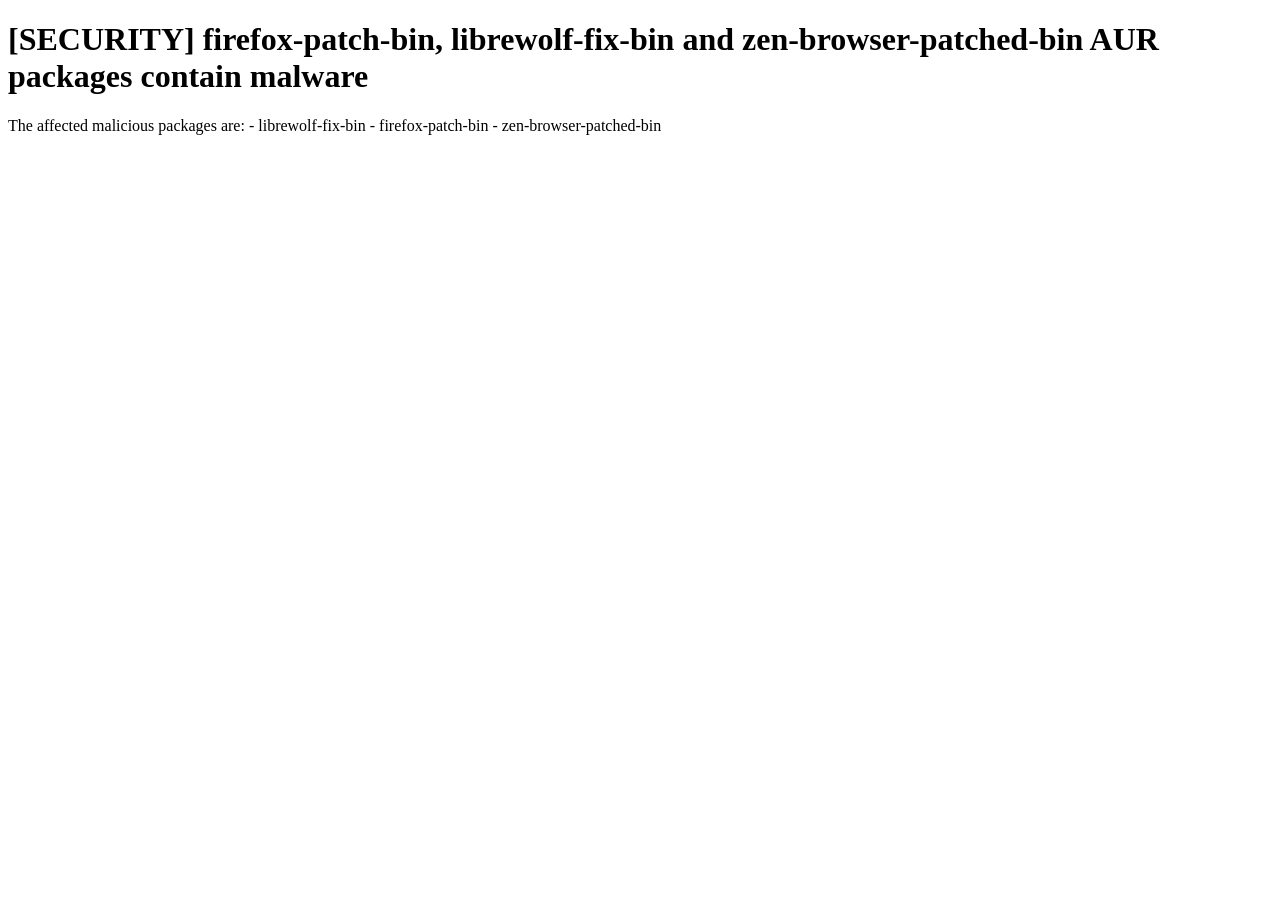
<file: tests/fixtures/fetch/chaos-rat-arch-advisory.html>
<!DOCTYPE html>
<html><body>
<h1>[SECURITY] firefox-patch-bin, librewolf-fix-bin and zen-browser-patched-bin AUR packages contain malware</h1>
<p>The affected malicious packages are: - librewolf-fix-bin - firefox-patch-bin - zen-browser-patched-bin</p>
</body></html>
</file>
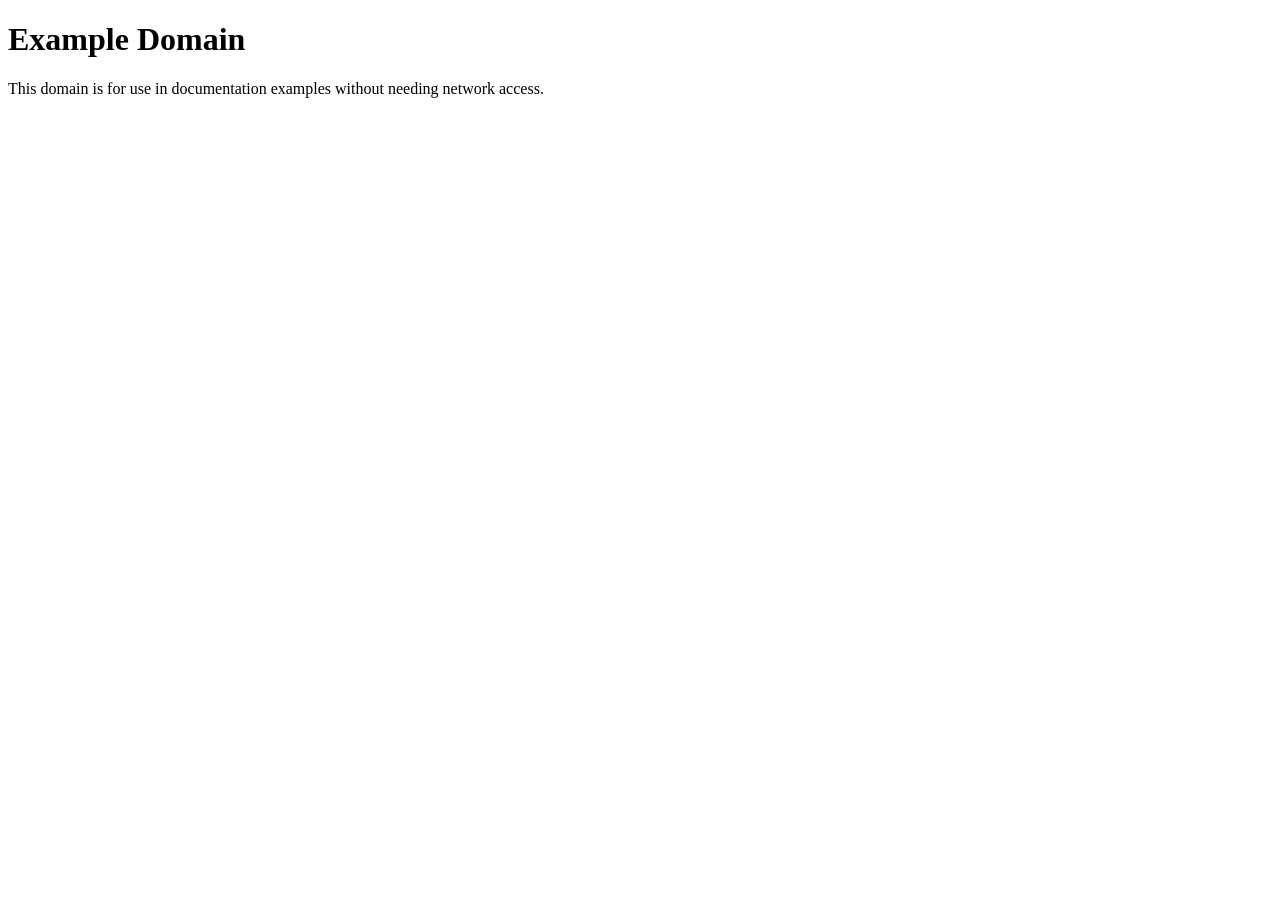
<file: tests/fixtures/fetch/example-domain.html>
<!doctype html>
<html lang="en">
<head><title>Example Domain</title></head>
<body>
<h1>Example Domain</h1>
<p>This domain is for use in documentation examples without needing network access.</p>
</body>
</html>
</file>
<file: styles.css>
@font-face {
  font-family: "Toolkit Sans";
  src: url("fonts/ToolkitSans.woff2") format("woff2");
  font-style: normal;
  font-weight: 400 800;
  font-display: swap;
}

@font-face {
  font-family: "Toolkit Mono";
  src: url("fonts/ToolkitMono.woff2") format("woff2");
  font-style: normal;
  font-weight: 400 800;
  font-display: swap;
}

:root {
  color-scheme: dark;
  --bg: #07140f;
  --panel: #0d2018;
  --panel-2: #122a20;
  --text: #f1f7f3;
  --muted: #a9bdb2;
  --line: #2e4e3e;
  --signal: #b9ff55;
  --signal-dark: #102400;
  --focus: #ffd166;
  --max: 76rem;
}

* { box-sizing: border-box; }
html { scroll-behavior: smooth; }
body { margin: 0; background: radial-gradient(circle at 85% 4%, rgb(185 255 85 / 5%), transparent 25rem), var(--bg); color: var(--text); font: 1rem/1.6 "Toolkit Mono", monospace; }
a { color: inherit; }
a:focus-visible, button:focus-visible { outline: 3px solid var(--focus); outline-offset: 4px; }
.sr-only { position: absolute; width: 1px; height: 1px; padding: 0; margin: -1px; overflow: hidden; clip: rect(0, 0, 0, 0); white-space: nowrap; border: 0; }
.skip-link { position: fixed; top: 0.5rem; left: 0.5rem; z-index: 20; padding: 0.65rem 1rem; background: var(--focus); color: #151000; transform: translateY(-150%); }
.skip-link:focus { transform: translateY(0); }
.site-header { position: sticky; top: 0; z-index: 10; display: flex; justify-content: space-between; gap: 2rem; align-items: center; min-height: 4rem; padding: 0.75rem max(1.25rem, calc((100vw - var(--max)) / 2)); border-bottom: 1px solid var(--line); background: rgb(7 20 15 / 94%); backdrop-filter: blur(12px); }
.wordmark { font-weight: 800; text-decoration: none; letter-spacing: -0.04em; }
.wordmark span { color: var(--signal); }
nav { display: flex; flex-wrap: wrap; gap: 1.25rem; }
nav a { min-height: 2rem; display: inline-flex; align-items: center; padding: 0.25rem 0.1rem; color: var(--muted); font-size: 0.88rem; text-decoration-color: var(--line); text-underline-offset: 0.35rem; transition: color 160ms ease, text-decoration-color 160ms ease; }
nav a:hover { color: var(--text); }
nav a:hover { text-decoration-color: var(--signal); }
.mobile-nav { display: none; position: relative; }
.mobile-nav summary { min-width: 4.5rem; min-height: 2.75rem; display: grid; place-items: center; border: 1px solid var(--line); color: var(--text); cursor: pointer; list-style: none; }
.mobile-nav summary::-webkit-details-marker { display: none; }
.mobile-nav[open] summary { background: var(--signal); border-color: var(--signal); color: var(--signal-dark); }
.mobile-nav nav { position: absolute; top: calc(100% + 0.6rem); right: 0; width: min(18rem, calc(100vw - 2.5rem)); display: grid; gap: 0; padding: 0.4rem; border: 1px solid var(--line); background: var(--panel); box-shadow: 0 1rem 2.5rem rgb(0 0 0 / 35%); }
.mobile-nav nav a { min-height: 2.9rem; padding: 0.65rem 0.8rem; border-bottom: 1px solid var(--line); }
.mobile-nav nav a:last-child { border-bottom: 0; }
main, footer { width: min(var(--max), calc(100% - 2.5rem)); margin-inline: auto; }
.hero { min-height: min(52rem, calc(100svh - 4rem)); display: grid; align-content: center; padding: 5rem 0 3rem; }
.eyebrow { margin: 0 0 1rem; color: var(--signal); font-size: 0.78rem; font-weight: 800; letter-spacing: 0.12em; text-transform: uppercase; }
h1, h2, h3 { font-family: "Toolkit Sans", sans-serif; line-height: 1.05; letter-spacing: -0.045em; }
h1 { max-width: 12ch; margin: 0; font-size: clamp(3rem, 11vw, 8.4rem); text-wrap: balance; }
h1 span { color: var(--signal); }
.lede { max-width: 50rem; margin: 2rem 0; color: var(--muted); font: 1.15rem/1.7 "Toolkit Sans", sans-serif; }
.actions { display: flex; flex-wrap: wrap; gap: 0.8rem; }
.button { display: inline-block; padding: 0.8rem 1rem; border: 1px solid var(--line); text-decoration: none; font-weight: 800; transition: transform 160ms ease, border-color 160ms ease, background-color 160ms ease; }
.button.primary { background: var(--signal); color: var(--signal-dark); border-color: var(--signal); }
.button:hover { transform: translateY(-2px); border-color: var(--signal); }
.evidence-signal { width: 100%; height: 3.25rem; margin: -.75rem 0 .75rem; overflow: visible; }
.evidence-track { fill: none; stroke: var(--line); stroke-width: 2; stroke-dasharray: .035 .025; animation: evidence-track 5.4s linear infinite; }
.evidence-stops circle { fill: var(--panel); stroke: var(--muted); stroke-width: 2; }
.evidence-pulse { fill: var(--signal); filter: drop-shadow(0 0 7px color-mix(in srgb, var(--signal) 65%, transparent)); animation: evidence-pulse 5.4s cubic-bezier(.45, 0, .2, 1) infinite; }
@keyframes evidence-track { to { stroke-dashoffset: -1; } }
@keyframes evidence-pulse { 0%, 7% { transform: translateX(0); } 29% { transform: translateX(274px); } 55% { transform: translateX(550px); } 82%, 100% { transform: translateX(824px); } }
.status-strip { display: grid; grid-template-columns: repeat(4, 1fr); margin: 3.5rem 0 0; padding: 0; border-top: 1px solid var(--line); border-bottom: 1px solid var(--line); list-style: none; }
.status-strip li { padding: 1.1rem; border-right: 1px solid var(--line); }
.status-strip li:last-child { border: 0; }
.status-strip span { display: block; color: var(--muted); font-size: 0.75rem; text-transform: uppercase; }
.status-strip strong { display: block; margin-top: 0.25rem; }
.release-panel { display: grid; grid-template-columns: minmax(0, 0.9fr) minmax(0, 1.1fr); gap: clamp(2rem, 6vw, 5rem); padding: clamp(3rem, 7vw, 5rem); border: 1px solid var(--line); background: linear-gradient(135deg, var(--panel), rgb(7 20 15 / 35%)); }
.release-heading h2 { margin: 0; font-size: clamp(2.2rem, 5vw, 4rem); }
.release-heading h2 span { display: block; color: var(--signal); }
.release-heading > p:not(.eyebrow) { color: var(--muted); font-family: "Toolkit Sans", sans-serif; }
.release-checks { display: grid; align-content: center; gap: 1.2rem; min-width: 0; }
.release-checks > div > span { display: block; margin-bottom: 0.45rem; color: var(--muted); font-size: 0.72rem; letter-spacing: 0.07em; text-transform: uppercase; }
.release-checks .code-row code { font-size: 0.7rem; }
.checksum-note { margin: 0; color: var(--muted); font-family: "Toolkit Sans", sans-serif; font-size: 0.85rem; }
.release-checks > a { justify-self: start; color: var(--muted); font-size: 0.8rem; text-underline-offset: 0.3rem; }
.release-panel[data-release-state="error"] .release-checks { display: none; }
.section { padding: clamp(4.5rem, 9vw, 7rem) 0; border-bottom: 1px solid var(--line); }
.section-heading { max-width: 52rem; margin-bottom: 3rem; }
.section-heading h2 { margin: 0; font-size: clamp(2.3rem, 6vw, 4.5rem); }
.section-heading > p:last-child { color: var(--muted); font-family: "Toolkit Sans", sans-serif; }
.single-command { max-width: 46rem; }
.single-command .code-row code { padding: 1.2rem; font-size: 1rem; }
.warning { max-width: 52rem; margin-top: 2rem; padding: 1.5rem; border-left: 0.4rem solid var(--focus); background: #251f0d; }
.warning h3 { margin-top: 0; color: var(--focus); }
.warning p { margin-bottom: 0; font-family: "Toolkit Sans", sans-serif; }
.steps { display: grid; grid-template-columns: repeat(4, 1fr); gap: 1px; padding: 1px; background: var(--line); list-style: none; }
.steps li { min-height: 17rem; padding: 1.5rem; background: var(--panel); transition: background-color 180ms ease, transform 180ms ease; }
.steps li:hover { background: var(--panel-2); transform: translateY(-3px); }
.steps span { color: var(--signal); font-weight: 800; }
.steps h3 { margin-top: 3rem; font-size: 1.35rem; }
.steps p, article p { color: var(--muted); font-family: "Toolkit Sans", sans-serif; }
.command-grid { display: grid; grid-template-columns: repeat(3, 1fr); gap: 1rem; }
.command-grid article { display: flex; flex-direction: column; padding: 1.5rem; background: var(--panel); border: 1px solid var(--line); transition: border-color 180ms ease, transform 180ms ease; }
.command-grid article:hover { border-color: var(--signal); transform: translateY(-3px); }
.code-row { display: flex; align-items: stretch; margin-top: auto; background: #040b08; border: 1px solid var(--line); }
.code-row code { flex: 1; overflow-wrap: anywhere; padding: 0.85rem; color: var(--signal); font-size: 0.8rem; }
.copy { display: none; min-width: 4.5rem; border: 0; border-left: 1px solid var(--line); background: var(--panel-2); color: var(--text); cursor: pointer; font: inherit; }
.js .copy { display: block; }
.copy { transition: background-color 160ms ease, color 160ms ease; }
.copy:hover { background: var(--signal); color: var(--signal-dark); }
.note { margin-top: 1.25rem; color: var(--muted); }
.result-list { display: grid; grid-template-columns: 1fr 1fr; gap: 1px; padding: 1px; background: var(--line); list-style: none; }
.result-list li { padding: 1.5rem; background: var(--panel); }
.result-list h3 { margin: 0; font-size: 1.2rem; color: var(--signal); }
.result-list p { margin: 0.65rem 0 0; color: var(--muted); font-family: "Toolkit Sans", sans-serif; }
.decision-list { display: grid; grid-template-columns: 1fr 1fr; gap: 1px; padding: 1px; background: var(--line); list-style: none; counter-reset: result; }
.decision-list li { padding: 1.5rem; background: var(--panel); counter-increment: result; }
.decision-list li > span { color: var(--signal); font-size: 0.76rem; font-weight: 800; letter-spacing: 0.08em; text-transform: uppercase; }
.decision-list h3 { margin: 1rem 0 0; font-size: 1.35rem; }
.decision-list p { margin-bottom: 0; color: var(--muted); font-family: "Toolkit Sans", sans-serif; }
.tag-list { display: flex; flex-wrap: wrap; gap: 0.65rem; padding: 0; list-style: none; }
.tag-list li { padding: 0.65rem 0.85rem; border: 1px solid var(--line); background: var(--panel); }
.architecture iframe { width: 100%; min-height: 48rem; border: 1px solid var(--line); background: #fff; }
.diagram-link { margin-top: 1rem; }
.diagram-link a { display: inline-flex; flex-direction: column; gap: 0.2rem; padding: 1rem 1.2rem; border: 1px solid var(--line); text-decoration: none; }
.diagram-link a:hover { border-color: var(--signal); }
.diagram-link span { color: var(--muted); font-size: 0.78rem; }
footer { display: flex; justify-content: space-between; gap: 2rem; padding-block: 3rem; color: var(--muted); font-size: 0.85rem; }
footer p { margin: 0; }
.footer-links { display: flex; flex-wrap: wrap; gap: 1rem; }

@media (prefers-reduced-motion: no-preference) {
  .hero-eyebrow { animation: hero-rise 520ms 80ms both cubic-bezier(0.2, 0.8, 0.2, 1); }
  .hero h1 { animation: hero-rise 620ms 150ms both cubic-bezier(0.2, 0.8, 0.2, 1); }
  .hero-lede { animation: hero-rise 560ms 240ms both cubic-bezier(0.2, 0.8, 0.2, 1); }
  .hero-actions { animation: hero-rise 520ms 320ms both cubic-bezier(0.2, 0.8, 0.2, 1); }
  .hero-status { animation: hero-rise 520ms 400ms both cubic-bezier(0.2, 0.8, 0.2, 1); }

  @keyframes hero-rise {
    from { opacity: 0; transform: translateY(1.2rem); }
    to { opacity: 1; transform: translateY(0); }
  }
}

@media (min-width: 100rem) {
  :root { --max: 96rem; }
  .hero { min-height: min(54rem, calc(100svh - 4rem)); }
  .hero > .lede { max-width: 58rem; }
  .section-heading { max-width: 60rem; }
  .release-panel { grid-template-columns: minmax(0, 0.75fr) minmax(0, 1.25fr); }
  .steps li { min-height: 15rem; }
  .architecture iframe { min-height: 56rem; }
}

@media (max-width: 52rem) {
  .desktop-nav { display: none; }
  .mobile-nav { display: block; }
  .release-panel { grid-template-columns: 1fr; padding: 2rem; }
  .status-strip, .steps, .command-grid, .result-list, .decision-list { grid-template-columns: 1fr 1fr; }
  .status-strip li:nth-child(2) { border-right: 0; }
  .architecture iframe { display: none; }
  .diagram-link { margin-top: 0; }
  .diagram-link a { display: flex; padding: 1.25rem; background: var(--panel); }
  footer { flex-direction: column; }
}

@media (max-width: 34rem) {
  .site-header { padding-block: 0.65rem; }
  .site-header { gap: 1rem; }
  .wordmark { font-size: 0.86rem; white-space: nowrap; }
  .hero { min-height: auto; padding-top: 4.25rem; }
  .actions { display: grid; }
  .button { width: 100%; text-align: center; }
  .status-strip { grid-template-columns: 1fr 1fr; margin-top: 2.75rem; }
  .status-strip li { min-width: 0; padding: 0.9rem; border-bottom: 1px solid var(--line); }
  .status-strip li:nth-child(odd) { border-right: 1px solid var(--line); }
  .status-strip strong { font-size: 0.86rem; overflow-wrap: anywhere; }
  .steps, .command-grid, .result-list, .decision-list { grid-template-columns: 1fr; }
  .section { padding: 4.5rem 0; }
  .command-grid article { padding: 1.2rem; }
  .code-row { display: grid; }
  .copy { min-height: 2.75rem; border-left: 0; border-top: 1px solid var(--line); }
}

@media (orientation: landscape) and (max-height: 560px) {
  .hero { min-height: auto; padding: 1.25rem 0 2rem; }
  .hero h1 { font-size: clamp(2.75rem, 7vw, 3.5rem); }
  .hero-lede { margin-block: .65rem; line-height: 1.45; }
  .hero-status { margin-top: 1.5rem; }
}

@media (prefers-reduced-motion: reduce) {
  html { scroll-behavior: auto; }
  *, *::before, *::after { transition-duration: 0.01ms !important; animation-duration: 0.01ms !important; animation-iteration-count: 1 !important; }
  .evidence-pulse { transform: translateX(824px); }
}

/* Incident-field-manual signature: evidence is visually separated from action. */
::selection{background:var(--signal);color:var(--signal-dark)}h1,h2{text-wrap:balance}p{text-wrap:pretty}.release-panel{position:relative;border-left:.45rem solid var(--signal)}.release-panel::before{content:"";position:absolute;inset:0 0 auto;height:.35rem;background:repeating-linear-gradient(135deg,var(--signal) 0 .65rem,transparent .65rem 1.3rem);opacity:.55;pointer-events:none}
</file>
<file: theme-modes.css>
[data-color-scheme="light"]{color-scheme:light;--bg:#eef5ef;--panel:#fff;--panel-2:#e2ede4;--text:#102019;--muted:#4c6256;--line:#a9bcae;--signal:#397500;--signal-dark:#edf7df;--focus:#8a5900}
[data-color-scheme="light"] .site-header{background:rgb(238 245 239 / 94%)}[data-color-scheme="light"] .warning{background:#fff2cf}[data-color-scheme="light"] .code-row{background:#102019;color:#f1f7f3}
.color-mode-picker{display:inline-flex;align-items:center;gap:.4rem;color:var(--muted);font-size:.72rem}.color-mode-picker select{max-width:8rem;padding:.35rem .5rem;border:1px solid var(--line);background:var(--panel);color:var(--text);font:inherit}
@media(max-width:760px){.site-header{flex-wrap:wrap}.color-mode-picker{flex:1 0 100%;width:100%;justify-content:flex-end}}
</file>
